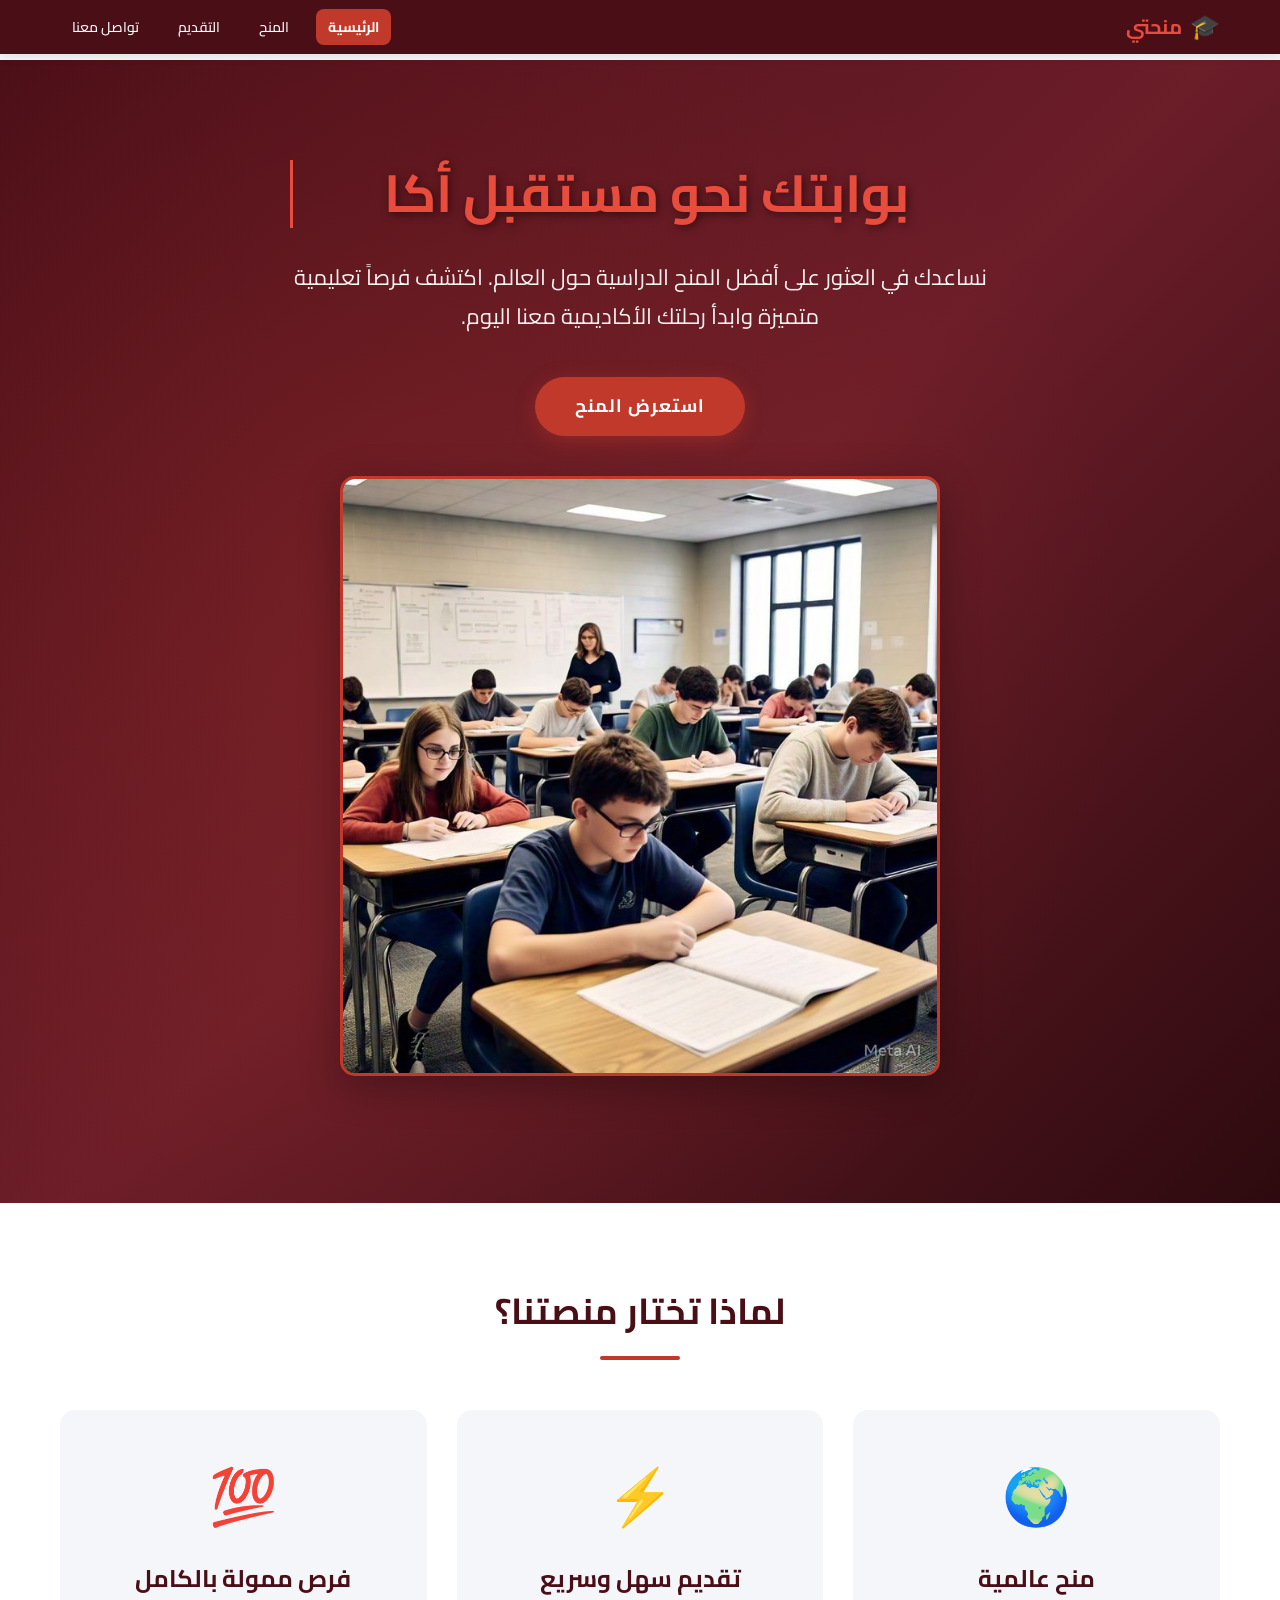
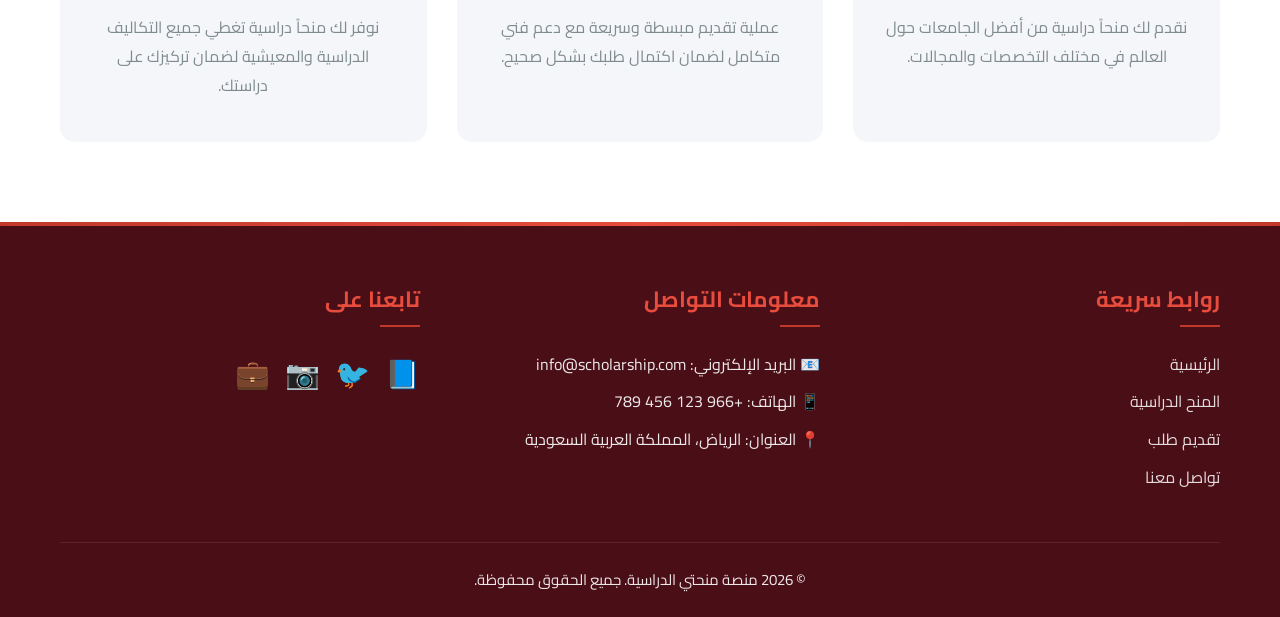
<file: index.html>
<!DOCTYPE html>
<html lang="ar" dir="rtl">
<head>
    <meta charset="UTF-8">
    <meta name="viewport" content="width=device-width, initial-scale=1.0">
    <meta name="description" content="منصة المنح الدراسية - بوابتك نحو مستقبل أكاديمي مشرق">
    <title>منصة المنح الدراسية | الرئيسية</title>
    <link rel="stylesheet" href="style.css">
</head>
<body>
    <!-- شريط التنقل الرئيسي -->
    <header class="header">
        <nav class="navbar">
            <div class="container">
                <!-- شعار المنصة -->
                <a href="index.html" class="logo">
                    <span class="logo-icon">🎓</span>
                    <span class="logo-text">منحتي</span>
                </a>
                
                <!-- قائمة التنقل -->
                <ul class="nav-menu">
                    <li class="nav-item">
                        <a href="index.html" class="nav-link active">الرئيسية</a>
                    </li>
                    <li class="nav-item">
                        <a href="scholarships.html" class="nav-link">المنح</a>
                    </li>
                    <li class="nav-item">
                        <a href="apply.html" class="nav-link">التقديم</a>
                    </li>
                    <li class="nav-item">
                        <a href="contact.html" class="nav-link">تواصل معنا</a>
                    </li>
                </ul>
            </div>
        </nav>
    </header>

    <!-- المحتوى الرئيسي -->
    <main>
        <!-- القسم الترحيبي -->
        <section class="hero">
            <div class="container">
                <div class="hero-content">
                    <div class="hero-text">
                        <h1 class="hero-title">بوابتك نحو مستقبل أكاديمي مشرق</h1>
                        <p class="hero-description">
                            نساعدك في العثور على أفضل المنح الدراسية حول العالم. 
                            اكتشف فرصاً تعليمية متميزة وابدأ رحلتك الأكاديمية معنا اليوم.
                        </p>
                        <a href="scholarships.html" class="btn btn-primary">استعرض المنح</a>
                    </div>
                    <div class="hero-image">
                        <img src="images/hero-bg.jpg"alt="Scholarships Hero" class="hero-img">
                    </div>
                </div>
            </div>
        </section>

        <!-- قسم المميزات -->
        <section class="features">
            <div class="container">
                <h2 class="section-title">لماذا تختار منصتنا؟</h2>
                <div class="features-grid">
                    <!-- بطاقة مميزة 1 -->
                    <div class="feature-card">
                        <div class="feature-icon">🌍</div>
                        <h3 class="feature-title">منح عالمية</h3>
                        <p class="feature-text">
                            نقدم لك منحاً دراسية من أفضل الجامعات حول العالم في مختلف التخصصات والمجالات.
                        </p>
                    </div>
                    
                    <!-- بطاقة مميزة 2 -->
                    <div class="feature-card">
                        <div class="feature-icon">⚡</div>
                        <h3 class="feature-title">تقديم سهل وسريع</h3>
                        <p class="feature-text">
                            عملية تقديم مبسطة وسريعة مع دعم فني متكامل لضمان اكتمال طلبك بشكل صحيح.
                        </p>
                    </div>
                    
                    <!-- بطاقة مميزة 3 -->
                    <div class="feature-card">
                        <div class="feature-icon">💯</div>
                        <h3 class="feature-title">فرص ممولة بالكامل</h3>
                        <p class="feature-text">
                            نوفر لك منحاً دراسية تغطي جميع التكاليف الدراسية والمعيشية لضمان تركيزك على دراستك.
                        </p>
                    </div>
                </div>
            </div>
        </section>
    </main>

    <!-- تذييل الصفحة -->
    <footer class="footer">
        <div class="container">
            <div class="footer-content">
                <!-- قسم الروابط السريعة -->
                <div class="footer-section">
                    <h3 class="footer-title">روابط سريعة</h3>
                    <ul class="footer-links">
                        <li><a href="index.html">الرئيسية</a></li>
                        <li><a href="scholarships.html">المنح الدراسية</a></li>
                        <li><a href="apply.html">تقديم طلب</a></li>
                        <li><a href="contact.html">تواصل معنا</a></li>
                    </ul>
                </div>
                
                <!-- قسم التواصل -->
                <div class="footer-section">
                    <h3 class="footer-title">معلومات التواصل</h3>
                    <ul class="footer-contact">
                        <li>📧 البريد الإلكتروني: info@scholarship.com</li>
                        <li>📱 الهاتف: +966 123 456 789</li>
                        <li>📍 العنوان: الرياض، المملكة العربية السعودية</li>
                    </ul>
                </div>
                
                <!-- قسم وسائل التواصل -->
                <div class="footer-section">
                    <h3 class="footer-title">تابعنا على</h3>
                    <div class="social-links">
                        <a href="#" class="social-link" aria-label="فيسبوك">📘</a>
                        <a href="#" class="social-link" aria-label="تويتر">🐦</a>
                        <a href="#" class="social-link" aria-label="إنستغرام">📷</a>
                        <a href="#" class="social-link" aria-label="لينكد إن">💼</a>
                    </div>
                </div>
            </div>
            
            <!-- حقوق النشر -->
            <div class="footer-bottom">
                <p>&copy; 2024 منصة منحتي الدراسية. جميع الحقوق محفوظة.</p>
            </div>
        </div>
    </footer>
 <script src="main.js"></script> 
</body>
</html>
</file>
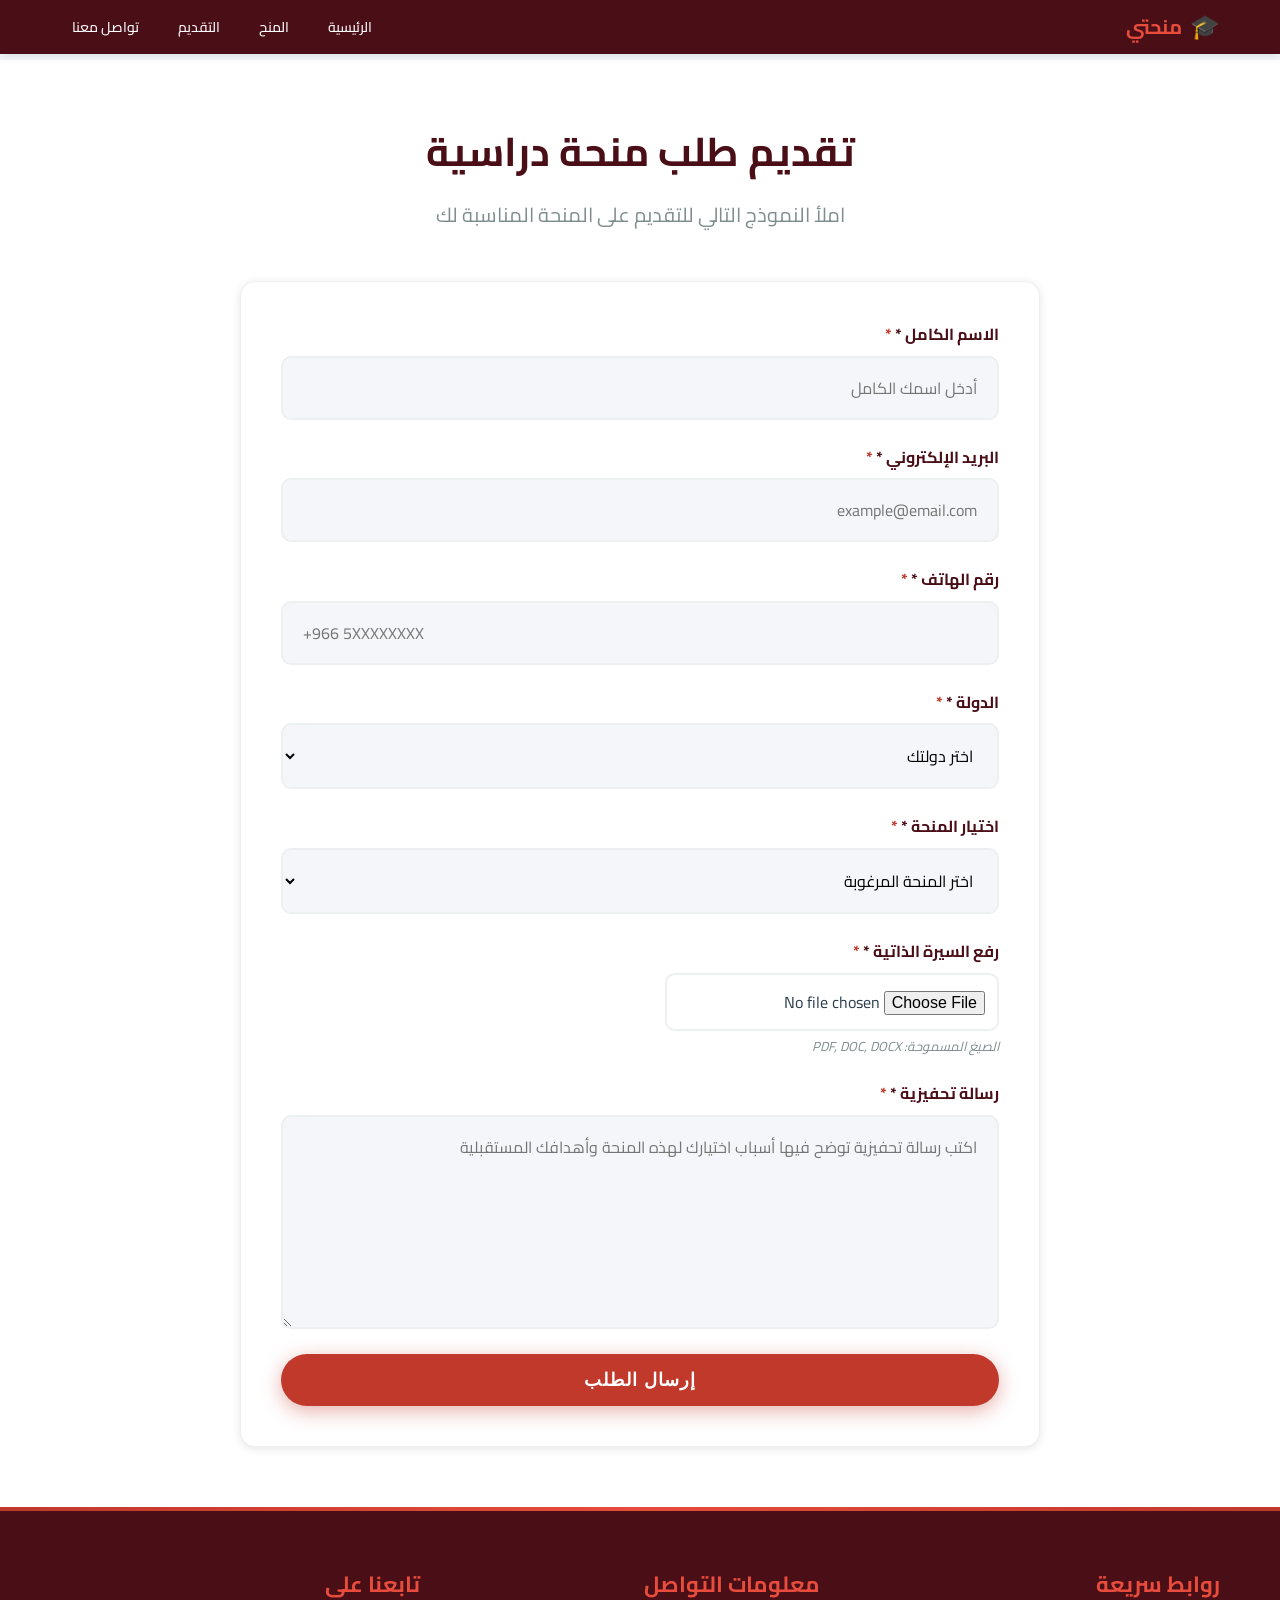
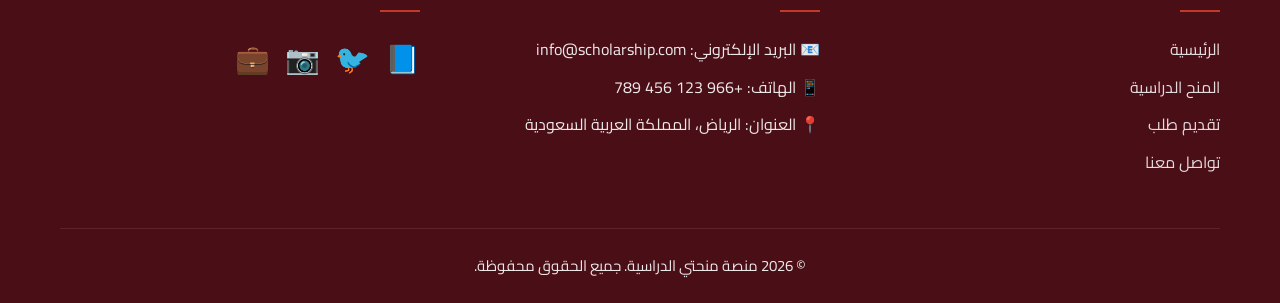
<file: Apply.html>
<!DOCTYPE html>
<html lang="ar" dir="rtl">
<head>
    <meta charset="UTF-8">
    <meta name="viewport" content="width=device-width, initial-scale=1.0">
    <meta name="description" content="قدم طلبك للحصول على منحة دراسية">
    <title>تقديم طلب منحة | منصة منحتي</title>
    <link rel="stylesheet" href="style.css">
</head>
<body>
    <!-- شريط التنقل الرئيسي -->
    <header class="header">
        <nav class="navbar">
            <div class="container">
                <!-- شعار المنصة -->
                <a href="index.html" class="logo">
                    <span class="logo-icon">🎓</span>
                    <span class="logo-text">منحتي</span>
                </a>
                
                <!-- قائمة التنقل -->
                <ul class="nav-menu">
                    <li class="nav-item">
                        <a href="index.html" class="nav-link">الرئيسية</a>
                    </li>
                    <li class="nav-item">
                        <a href="scholarships.html" class="nav-link">المنح</a>
                    </li>
                    <li class="nav-item">
                        <a href="apply.html" class="nav-link active">التقديم</a>
                    </li>
                    <li class="nav-item">
                        <a href="contact.html" class="nav-link">تواصل معنا</a>
                    </li>
                </ul>
            </div>
        </nav>
    </header>

    <!-- المحتوى الرئيسي -->
    <main>
        <!-- صفحة التقديم -->
        <section class="apply-page">
            <div class="container">
                <h1 class="page-title">تقديم طلب منحة دراسية</h1>
                <p class="page-subtitle">املأ النموذج التالي للتقديم على المنحة المناسبة لك</p>
                
                <!-- نموذج التقديم -->
                <div class="form-container">
                    <form class="application-form" action="#" method="post">
                        <!-- حقل الاسم الكامل -->
                        <div class="form-group">
                            <label for="fullname" class="form-label">الاسم الكامل *</label>
                            <input type="text" id="fullname" name="fullname" class="form-input" placeholder="أدخل اسمك الكامل" required>
                        </div>
                        
                        <!-- حقل البريد الإلكتروني -->
                        <div class="form-group">
                            <label for="email" class="form-label">البريد الإلكتروني *</label>
                            <input type="email" id="email" name="email" class="form-input" placeholder="example@email.com" required>
                        </div>
                        
                        <!-- حقل رقم الهاتف -->
                        <div class="form-group">
                            <label for="phone" class="form-label">رقم الهاتف *</label>
                            <input type="tel" id="phone" name="phone" class="form-input" placeholder="+966 5XXXXXXXX" required>
                        </div>
                        
                        <!-- حقل الدولة -->
                        <div class="form-group">
                            <label for="country" class="form-label">الدولة *</label>
                            <select id="country" name="country" class="form-input" required>
                                <option value="">اختر دولتك</option>
                                <option value="sa">المملكة العربية السعودية</option>
                                <option value="ae">الإمارات العربية المتحدة</option>
                                <option value="eg">مصر</option>
                                <option value="jo">الأردن</option>
                                <option value="kw">الكويت</option>
                                <option value="qa">قطر</option>
                                <option value="om">عمان</option>
                                <option value="bh">البحرين</option>
                                <option value="other">دولة أخرى</option>
                            </select>
                        </div>
                        
                        <!-- حقل اختيار المنحة -->
                        <div class="form-group">
                            <label for="scholarship" class="form-label">اختيار المنحة *</label>
                            <select id="scholarship" name="scholarship" class="form-input" required>
                                <option value="">اختر المنحة المرغوبة</option>
                                <option value="harvard">منحة جامعة هارفارد</option>
                                <option value="oxford">منحة جامعة أكسفورد</option>
                                <option value="tokyo">منحة جامعة طوكيو</option>
                                <option value="toronto">منحة جامعة تورنتو</option>
                                <option value="melbourne">منحة جامعة ملبورن</option>
                                <option value="kaust">منحة جامعة الملك عبدالله</option>
                            </select>
                        </div>
                        
                        <!-- حقل رفع السيرة الذاتية -->
                        <div class="form-group">
                            <label for="cv" class="form-label">رفع السيرة الذاتية *</label>
                            <div class="file-upload">
                                <input type="file" id="cv" name="cv" class="form-input file-input" accept=".pdf,.doc,.docx" required>
                                <p class="file-hint">الصيغ المسموحة: PDF, DOC, DOCX</p>
                            </div>
                        </div>
                        
                        <!-- حقل الرسالة التحفيزية -->
                        <div class="form-group">
                            <label for="motivation" class="form-label">رسالة تحفيزية *</label>
                            <textarea id="motivation" name="motivation" class="form-input form-textarea" placeholder="اكتب رسالة تحفيزية توضح فيها أسباب اختيارك لهذه المنحة وأهدافك المستقبلية" rows="6" required></textarea>
                        </div>
                        
                        <!-- زر الإرسال -->
                        <button type="submit" class="btn btn-primary btn-block">إرسال الطلب</button>
                    </form>
                </div>
            </div>
        </section>
    </main>

    <!-- تذييل الصفحة -->
    <footer class="footer">
        <div class="container">
            <div class="footer-content">
                <!-- قسم الروابط السريعة -->
                <div class="footer-section">
                    <h3 class="footer-title">روابط سريعة</h3>
                    <ul class="footer-links">
                        <li><a href="index.html">الرئيسية</a></li>
                        <li><a href="scholarships.html">المنح الدراسية</a></li>
                        <li><a href="apply.html">تقديم طلب</a></li>
                        <li><a href="contact.html">تواصل معنا</a></li>
                    </ul>
                </div>
                
                <!-- قسم التواصل -->
                <div class="footer-section">
                    <h3 class="footer-title">معلومات التواصل</h3>
                    <ul class="footer-contact">
                        <li>📧 البريد الإلكتروني: info@scholarship.com</li>
                        <li>📱 الهاتف: +966 123 456 789</li>
                        <li>📍 العنوان: الرياض، المملكة العربية السعودية</li>
                    </ul>
                </div>
                
                <!-- قسم وسائل التواصل -->
                <div class="footer-section">
                    <h3 class="footer-title">تابعنا على</h3>
                    <div class="social-links">
                        <a href="#" class="social-link" aria-label="فيسبوك">📘</a>
                        <a href="#" class="social-link" aria-label="تويتر">🐦</a>
                        <a href="#" class="social-link" aria-label="إنستغرام">📷</a>
                        <a href="#" class="social-link" aria-label="لينكد إن">💼</a>
                    </div>
                </div>
            </div>
            
            <!-- حقوق النشر -->
            <div class="footer-bottom">
                <p>&copy; 2024 منصة منحتي الدراسية. جميع الحقوق محفوظة.</p>
            </div>
        </div>
    </footer>
  <script src="main.js"></script>
</body>
</html>
</file>
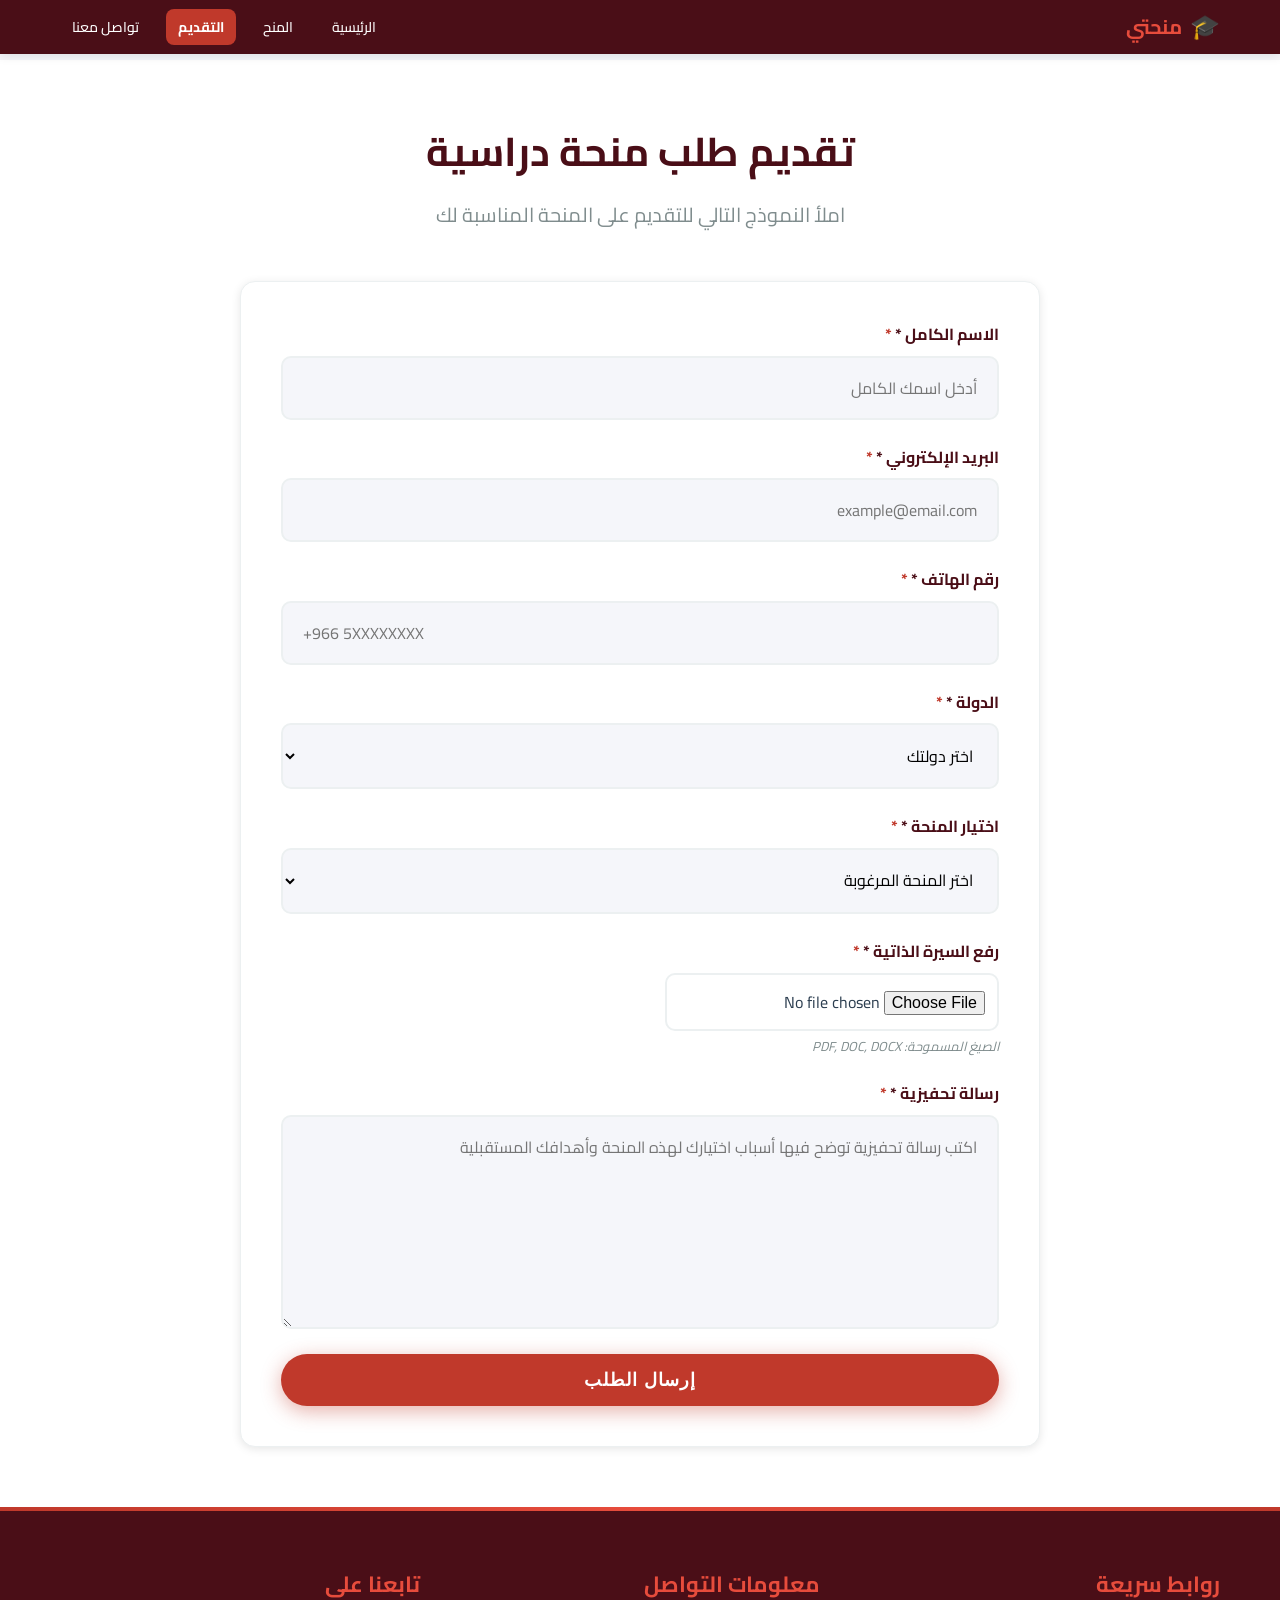
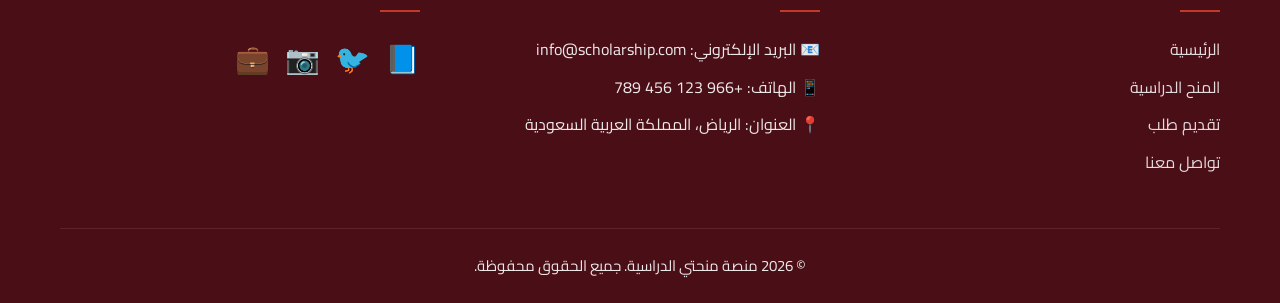
<file: apply.html>
<!DOCTYPE html>
<html lang="ar" dir="rtl">
<head>
    <meta charset="UTF-8">
    <meta name="viewport" content="width=device-width, initial-scale=1.0">
    <meta name="description" content="قدم طلبك للحصول على منحة دراسية">
    <title>تقديم طلب منحة | منصة منحتي</title>
    <link rel="stylesheet" href="style.css">
</head>
<body>
    <!-- شريط التنقل الرئيسي -->
    <header class="header">
        <nav class="navbar">
            <div class="container">
                <!-- شعار المنصة -->
                <a href="index.html" class="logo">
                    <span class="logo-icon">🎓</span>
                    <span class="logo-text">منحتي</span>
                </a>
                
                <!-- قائمة التنقل -->
                <ul class="nav-menu">
                    <li class="nav-item">
                        <a href="index.html" class="nav-link">الرئيسية</a>
                    </li>
                    <li class="nav-item">
                        <a href="scholarships.html" class="nav-link">المنح</a>
                    </li>
                    <li class="nav-item">
                        <a href="apply.html" class="nav-link active">التقديم</a>
                    </li>
                    <li class="nav-item">
                        <a href="contact.html" class="nav-link">تواصل معنا</a>
                    </li>
                </ul>
            </div>
        </nav>
    </header>

    <!-- المحتوى الرئيسي -->
    <main>
        <!-- صفحة التقديم -->
        <section class="apply-page">
            <div class="container">
                <h1 class="page-title">تقديم طلب منحة دراسية</h1>
                <p class="page-subtitle">املأ النموذج التالي للتقديم على المنحة المناسبة لك</p>
                
                <!-- نموذج التقديم -->
                <div class="form-container">
                    <form class="application-form" action="#" method="post">
                        <!-- حقل الاسم الكامل -->
                        <div class="form-group">
                            <label for="fullname" class="form-label">الاسم الكامل *</label>
                            <input type="text" id="fullname" name="fullname" class="form-input" placeholder="أدخل اسمك الكامل" required>
                        </div>
                        
                        <!-- حقل البريد الإلكتروني -->
                        <div class="form-group">
                            <label for="email" class="form-label">البريد الإلكتروني *</label>
                            <input type="email" id="email" name="email" class="form-input" placeholder="example@email.com" required>
                        </div>
                        
                        <!-- حقل رقم الهاتف -->
                        <div class="form-group">
                            <label for="phone" class="form-label">رقم الهاتف *</label>
                            <input type="tel" id="phone" name="phone" class="form-input" placeholder="+966 5XXXXXXXX" required>
                        </div>
                        
                        <!-- حقل الدولة -->
                        <div class="form-group">
                            <label for="country" class="form-label">الدولة *</label>
                            <select id="country" name="country" class="form-input" required>
                                <option value="">اختر دولتك</option>
                                <option value="sa">المملكة العربية السعودية</option>
                                <option value="ae">الإمارات العربية المتحدة</option>
                                <option value="eg">مصر</option>
                                <option value="jo">الأردن</option>
                                <option value="kw">الكويت</option>
                                <option value="qa">قطر</option>
                                <option value="om">عمان</option>
                                <option value="bh">البحرين</option>
                                <option value="other">دولة أخرى</option>
                            </select>
                        </div>
                        
                        <!-- حقل اختيار المنحة -->
                        <div class="form-group">
                            <label for="scholarship" class="form-label">اختيار المنحة *</label>
                            <select id="scholarship" name="scholarship" class="form-input" required>
                                <option value="">اختر المنحة المرغوبة</option>
                                <option value="harvard">منحة جامعة هارفارد</option>
                                <option value="oxford">منحة جامعة أكسفورد</option>
                                <option value="tokyo">منحة جامعة طوكيو</option>
                                <option value="toronto">منحة جامعة تورنتو</option>
                                <option value="melbourne">منحة جامعة ملبورن</option>
                                <option value="kaust">منحة جامعة الملك عبدالله</option>
                            </select>
                        </div>
                        
                        <!-- حقل رفع السيرة الذاتية -->
                        <div class="form-group">
                            <label for="cv" class="form-label">رفع السيرة الذاتية *</label>
                            <div class="file-upload">
                                <input type="file" id="cv" name="cv" class="form-input file-input" accept=".pdf,.doc,.docx" required>
                                <p class="file-hint">الصيغ المسموحة: PDF, DOC, DOCX</p>
                            </div>
                        </div>
                        
                        <!-- حقل الرسالة التحفيزية -->
                        <div class="form-group">
                            <label for="motivation" class="form-label">رسالة تحفيزية *</label>
                            <textarea id="motivation" name="motivation" class="form-input form-textarea" placeholder="اكتب رسالة تحفيزية توضح فيها أسباب اختيارك لهذه المنحة وأهدافك المستقبلية" rows="6" required></textarea>
                        </div>
                        
                        <!-- زر الإرسال -->
                        <button type="submit" class="btn btn-primary btn-block">إرسال الطلب</button>
                    </form>
                </div>
            </div>
        </section>
    </main>

    <!-- تذييل الصفحة -->
    <footer class="footer">
        <div class="container">
            <div class="footer-content">
                <!-- قسم الروابط السريعة -->
                <div class="footer-section">
                    <h3 class="footer-title">روابط سريعة</h3>
                    <ul class="footer-links">
                        <li><a href="index.html">الرئيسية</a></li>
                        <li><a href="scholarships.html">المنح الدراسية</a></li>
                        <li><a href="apply.html">تقديم طلب</a></li>
                        <li><a href="contact.html">تواصل معنا</a></li>
                    </ul>
                </div>
                
                <!-- قسم التواصل -->
                <div class="footer-section">
                    <h3 class="footer-title">معلومات التواصل</h3>
                    <ul class="footer-contact">
                        <li>📧 البريد الإلكتروني: info@scholarship.com</li>
                        <li>📱 الهاتف: +966 123 456 789</li>
                        <li>📍 العنوان: الرياض، المملكة العربية السعودية</li>
                    </ul>
                </div>
                
                <!-- قسم وسائل التواصل -->
                <div class="footer-section">
                    <h3 class="footer-title">تابعنا على</h3>
                    <div class="social-links">
                        <a href="#" class="social-link" aria-label="فيسبوك">📘</a>
                        <a href="#" class="social-link" aria-label="تويتر">🐦</a>
                        <a href="#" class="social-link" aria-label="إنستغرام">📷</a>
                        <a href="#" class="social-link" aria-label="لينكد إن">💼</a>
                    </div>
                </div>
            </div>
            
            <!-- حقوق النشر -->
            <div class="footer-bottom">
                <p>&copy; 2024 منصة منحتي الدراسية. جميع الحقوق محفوظة.</p>
            </div>
        </div>
    </footer>
  <script src="main.js"></script>
</body>
</html>
</file>
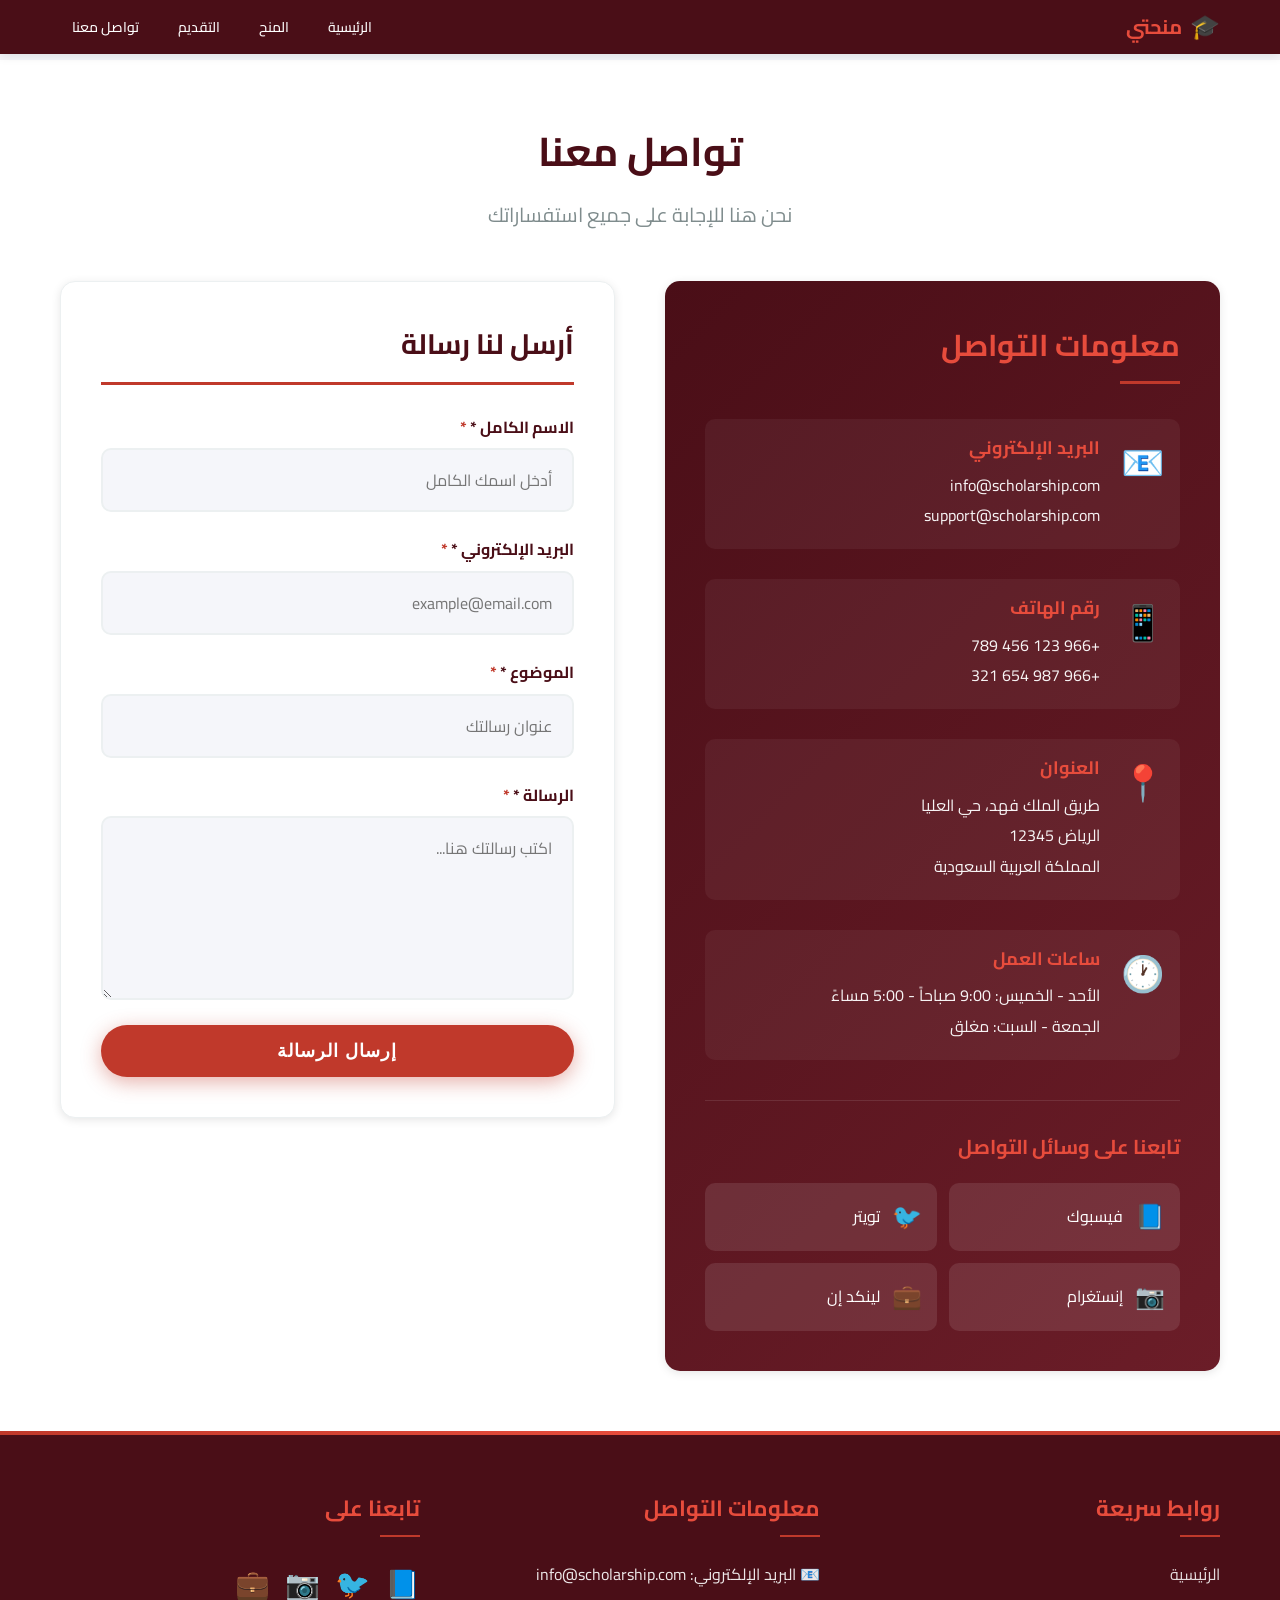
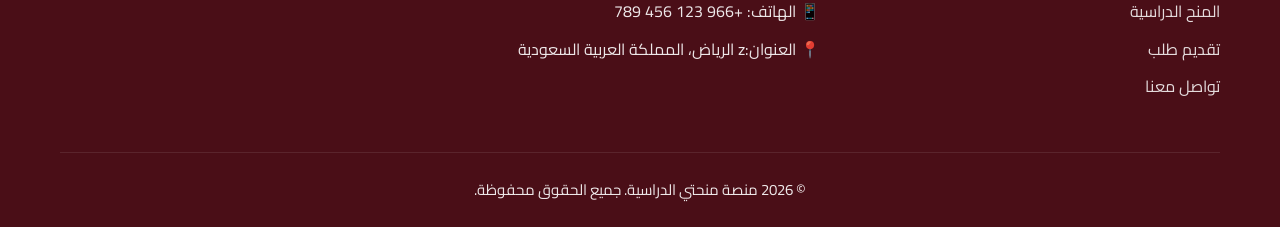
<file: Contact.html>
<!DOCTYPE html>
<html lang="ar" dir="rtl">
<head>
    <meta charset="UTF-8">
    <meta name="viewport" content="width=device-width, initial-scale=1.0">
    <meta name="description" content="تواصل معنا لمزيد من المعلومات حول المنح الدراسية">
    <title>تواصل معنا | منصة منحتي</title>
    <link rel="stylesheet" href="style.css">
</head>
<body>
    <!-- شريط التنقل الرئيسي -->
    <header class="header">
        <nav class="navbar">
            <div class="container">
                <!-- شعار المنصة -->
                <a href="index.html" class="logo">
                    <span class="logo-icon">🎓</span>
                    <span class="logo-text">منحتي</span>
                </a>
                
                <!-- قائمة التنقل -->
                <ul class="nav-menu">
                    <li class="nav-item">
                        <a href="index.html" class="nav-link">الرئيسية</a>
                    </li>
                    <li class="nav-item">
                        <a href="scholarships.html" class="nav-link">المنح</a>
                    </li>
                    <li class="nav-item">
                        <a href="apply.html" class="nav-link">التقديم</a>
                    </li>
                    <li class="nav-item">
                        <a href="contact.html" class="nav-link active">تواصل معنا</a>
                    </li>
                </ul>
            </div>
        </nav>
    </header>

    <!-- المحتوى الرئيسي -->
    <main>
        <!-- صفحة التواصل -->
        <section class="contact-page">
            <div class="container">
                <h1 class="page-title">تواصل معنا</h1>
                <p class="page-subtitle">نحن هنا للإجابة على جميع استفساراتك</p>
                
                <div class="contact-wrapper">
                    <!-- معلومات التواصل -->
                    <div class="contact-info">
                        <h2 class="contact-info-title">معلومات التواصل</h2>
                        
                        <div class="info-item">
                            <div class="info-icon">📧</div>
                            <div class="info-content">
                                <h3>البريد الإلكتروني</h3>
                                <p>info@scholarship.com</p>
                                <p>support@scholarship.com</p>
                            </div>
                        </div>
                        
                        <div class="info-item">
                            <div class="info-icon">📱</div>
                            <div class="info-content">
                                <h3>رقم الهاتف</h3>
                                <p>+966 123 456 789</p>
                                <p>+966 987 654 321</p>
                            </div>
                        </div>
                        
                        <div class="info-item">
                            <div class="info-icon">📍</div>
                            <div class="info-content">
                                <h3>العنوان</h3>
                                <p>طريق الملك فهد، حي العليا</p>
                                <p>الرياض 12345</p>
                                <p>المملكة العربية السعودية</p>
                            </div>
                        </div>
                        
                        <div class="info-item">
                            <div class="info-icon">🕐</div>
                            <div class="info-content">
                                <h3>ساعات العمل</h3>
                                <p>الأحد - الخميس: 9:00 صباحاً - 5:00 مساءً</p>
                                <p>الجمعة - السبت: مغلق</p>
                            </div>
                        </div>
                        
                        <!-- روابط وسائل التواصل الاجتماعي -->
                        <div class="social-media-section">
                            <h3>تابعنا على وسائل التواصل</h3>
                            <div class="social-links-large">
                                <a href="#" class="social-link-large" aria-label="فيسبوك">
                                    <span class="social-icon">📘</span>
                                    فيسبوك
                                </a>
                                <a href="#" class="social-link-large" aria-label="تويتر">
                                    <span class="social-icon">🐦</span>
                                    تويتر
                                </a>
                                <a href="#" class="social-link-large" aria-label="إنستغرام">
                                    <span class="social-icon">📷</span>
                                    إنستغرام
                                </a>
                                <a href="#" class="social-link-large" aria-label="لينكد إن">
                                    <span class="social-icon">💼</span>
                                    لينكد إن
                                </a>
                            </div>
                        </div>
                    </div>
                    
                    <!-- نموذج التواصل -->
                    <div class="contact-form-container">
                        <h2 class="contact-form-title">أرسل لنا رسالة</h2>
                        <form class="contact-form" action="#" method="post">
                            <div class="form-group">
                                <label for="contact-name" class="form-label">الاسم الكامل *</label>
                                <input type="text" id="contact-name" name="contact-name" class="form-input" placeholder="أدخل اسمك الكامل" required>
                            </div>
                            
                            <div class="form-group">
                                <label for="contact-email" class="form-label">البريد الإلكتروني *</label>
                                <input type="email" id="contact-email" name="contact-email" class="form-input" placeholder="example@email.com" required>
                            </div>
                            
                            <div class="form-group">
                                <label for="contact-subject" class="form-label">الموضوع *</label>
                                <input type="text" id="contact-subject" name="contact-subject" class="form-input" placeholder="عنوان رسالتك" required>
                            </div>
                            
                            <div class="form-group">
                                <label for="contact-message" class="form-label">الرسالة *</label>
                                <textarea id="contact-message" name="contact-message" class="form-input form-textarea" placeholder="اكتب رسالتك هنا..." rows="5" required></textarea>
                            </div>
                            
                            <button type="submit" class="btn btn-primary btn-block">إرسال الرسالة</button>
                        </form>
                    </div>
                </div>
            </div>
        </section>
    </main>

    <!-- تذييل الصفحة -->
    <footer class="footer">
        <div class="container">
            <div class="footer-content">
                <!-- قسم الروابط السريعة -->
                <div class="footer-section">
                    <h3 class="footer-title">روابط سريعة</h3>
                    <ul class="footer-links">
                        <li><a href="index.html">الرئيسية</a></li>
                        <li><a href="scholarships.html">المنح الدراسية</a></li>
                        <li><a href="apply.html">تقديم طلب</a></li>
                        <li><a href="contact.html">تواصل معنا</a></li>
                    </ul>
                </div>
                
                <!-- قسم التواصل -->
                <div class="footer-section">
                    <h3 class="footer-title">معلومات التواصل</h3>
                    <ul class="footer-contact">
                        <li>📧 البريد الإلكتروني: info@scholarship.com</li>
                        <li>📱 الهاتف: +966 123 456 789</li>
                        <li>📍 العنوان:z الرياض، المملكة العربية السعودية</li>
                    </ul>
                </div>
                
                <!-- قسم وسائل التواصل -->
                <div class="footer-section">
                    <h3 class="footer-title">تابعنا على</h3>
                    <div class="social-links">
                        <a href="#" class="social-link" aria-label="فيسبوك">📘</a>
                        <a href="#" class="social-link" aria-label="تويتر">🐦</a>
                        <a href="#" class="social-link" aria-label="إنستغرام">📷</a>
                        <a href="#" class="social-link" aria-label="لينكد إن">💼</a>
                    </div>
                </div>
            </div>
            
            <!-- حقوق النشر -->
            <div class="footer-bottom">
                <p>&copy; 2024 منصة منحتي الدراسية. جميع الحقوق محفوظة.</p>
            </div>
        </div>
    </footer>
  <script src="main.js"></script>
</body>
</html>
</file>
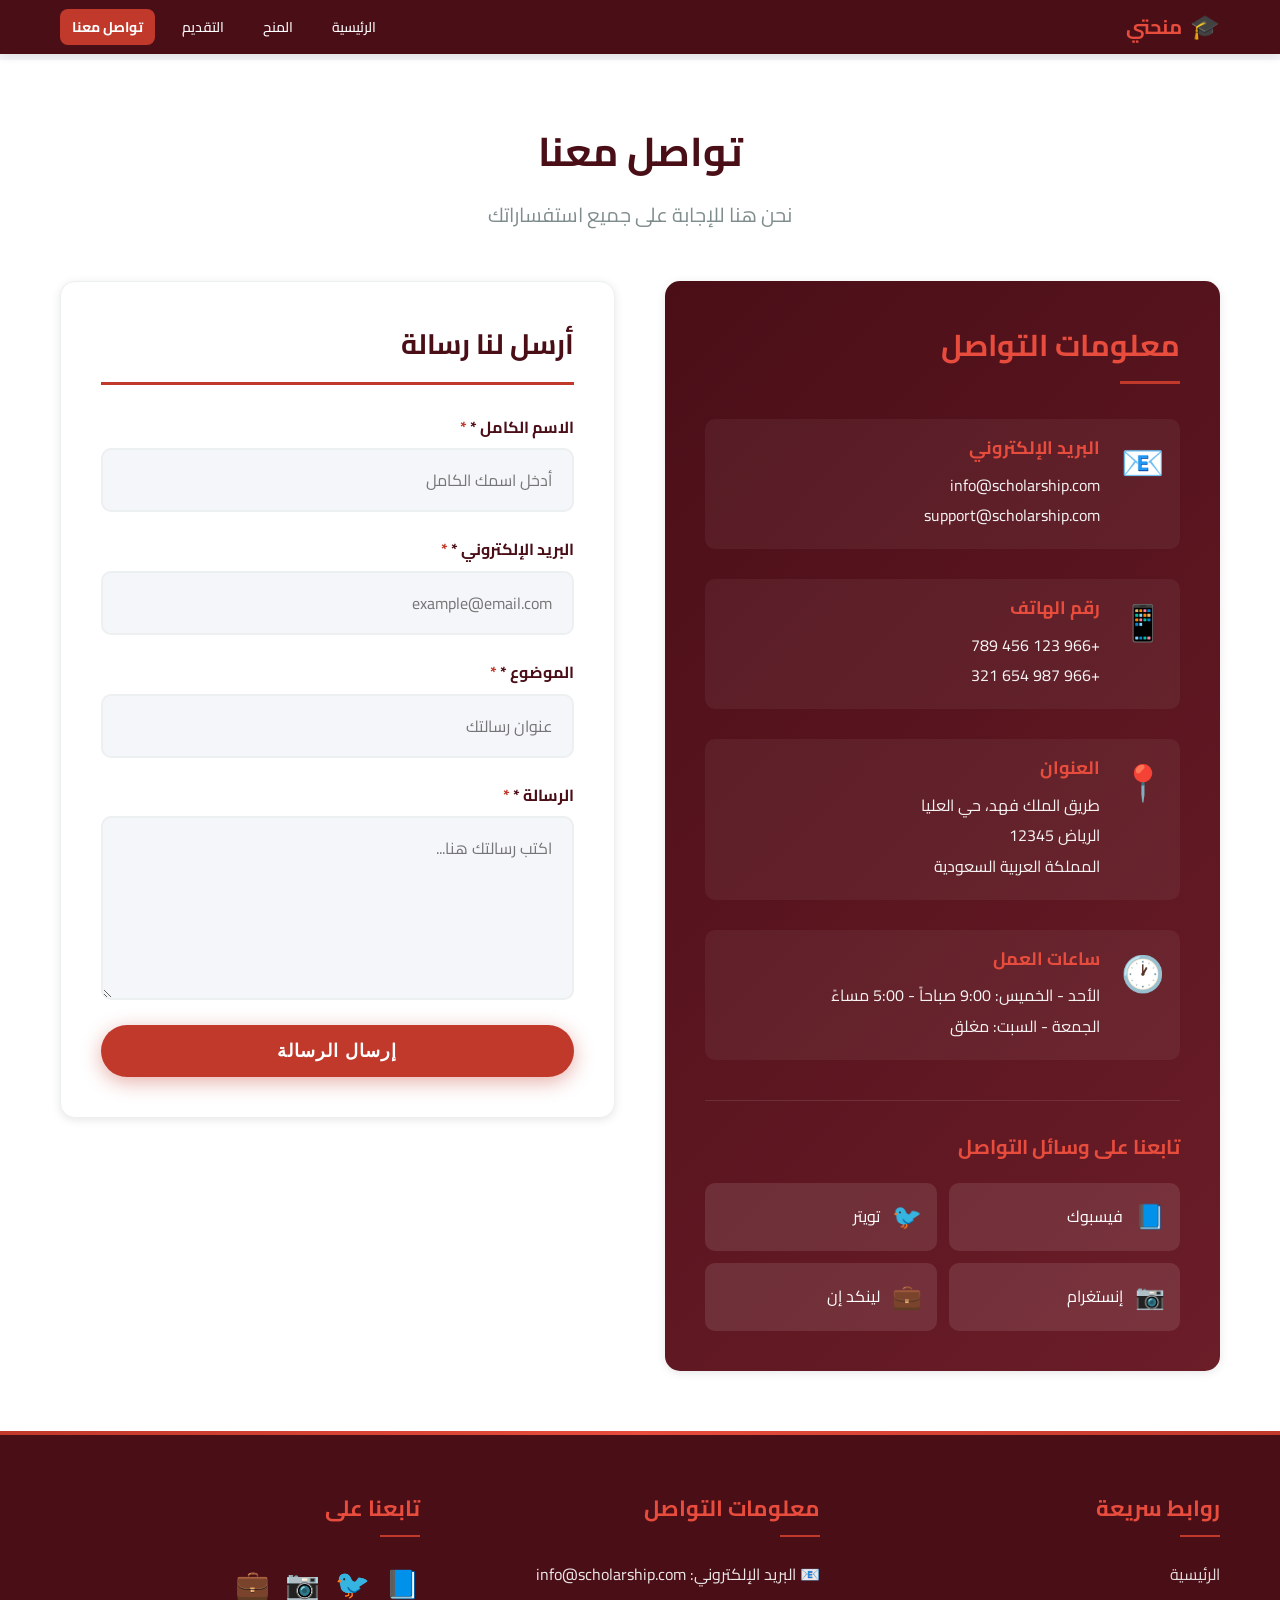
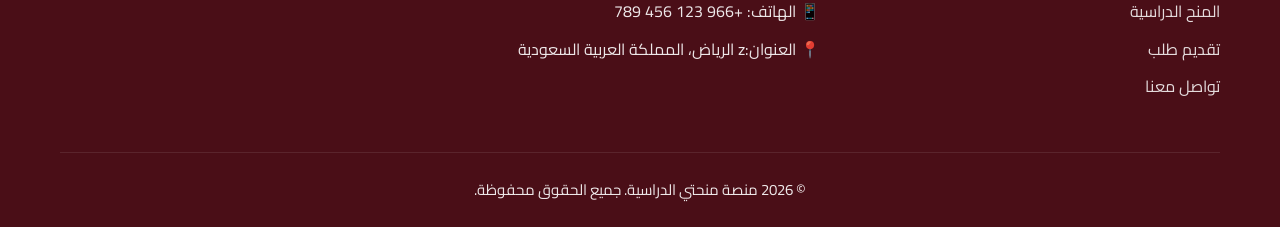
<file: contact.html>
<!DOCTYPE html>
<html lang="ar" dir="rtl">
<head>
    <meta charset="UTF-8">
    <meta name="viewport" content="width=device-width, initial-scale=1.0">
    <meta name="description" content="تواصل معنا لمزيد من المعلومات حول المنح الدراسية">
    <title>تواصل معنا | منصة منحتي</title>
    <link rel="stylesheet" href="style.css">
</head>
<body>
    <!-- شريط التنقل الرئيسي -->
    <header class="header">
        <nav class="navbar">
            <div class="container">
                <!-- شعار المنصة -->
                <a href="index.html" class="logo">
                    <span class="logo-icon">🎓</span>
                    <span class="logo-text">منحتي</span>
                </a>
                
                <!-- قائمة التنقل -->
                <ul class="nav-menu">
                    <li class="nav-item">
                        <a href="index.html" class="nav-link">الرئيسية</a>
                    </li>
                    <li class="nav-item">
                        <a href="scholarships.html" class="nav-link">المنح</a>
                    </li>
                    <li class="nav-item">
                        <a href="apply.html" class="nav-link">التقديم</a>
                    </li>
                    <li class="nav-item">
                        <a href="contact.html" class="nav-link active">تواصل معنا</a>
                    </li>
                </ul>
            </div>
        </nav>
    </header>

    <!-- المحتوى الرئيسي -->
    <main>
        <!-- صفحة التواصل -->
        <section class="contact-page">
            <div class="container">
                <h1 class="page-title">تواصل معنا</h1>
                <p class="page-subtitle">نحن هنا للإجابة على جميع استفساراتك</p>
                
                <div class="contact-wrapper">
                    <!-- معلومات التواصل -->
                    <div class="contact-info">
                        <h2 class="contact-info-title">معلومات التواصل</h2>
                        
                        <div class="info-item">
                            <div class="info-icon">📧</div>
                            <div class="info-content">
                                <h3>البريد الإلكتروني</h3>
                                <p>info@scholarship.com</p>
                                <p>support@scholarship.com</p>
                            </div>
                        </div>
                        
                        <div class="info-item">
                            <div class="info-icon">📱</div>
                            <div class="info-content">
                                <h3>رقم الهاتف</h3>
                                <p>+966 123 456 789</p>
                                <p>+966 987 654 321</p>
                            </div>
                        </div>
                        
                        <div class="info-item">
                            <div class="info-icon">📍</div>
                            <div class="info-content">
                                <h3>العنوان</h3>
                                <p>طريق الملك فهد، حي العليا</p>
                                <p>الرياض 12345</p>
                                <p>المملكة العربية السعودية</p>
                            </div>
                        </div>
                        
                        <div class="info-item">
                            <div class="info-icon">🕐</div>
                            <div class="info-content">
                                <h3>ساعات العمل</h3>
                                <p>الأحد - الخميس: 9:00 صباحاً - 5:00 مساءً</p>
                                <p>الجمعة - السبت: مغلق</p>
                            </div>
                        </div>
                        
                        <!-- روابط وسائل التواصل الاجتماعي -->
                        <div class="social-media-section">
                            <h3>تابعنا على وسائل التواصل</h3>
                            <div class="social-links-large">
                                <a href="#" class="social-link-large" aria-label="فيسبوك">
                                    <span class="social-icon">📘</span>
                                    فيسبوك
                                </a>
                                <a href="#" class="social-link-large" aria-label="تويتر">
                                    <span class="social-icon">🐦</span>
                                    تويتر
                                </a>
                                <a href="#" class="social-link-large" aria-label="إنستغرام">
                                    <span class="social-icon">📷</span>
                                    إنستغرام
                                </a>
                                <a href="#" class="social-link-large" aria-label="لينكد إن">
                                    <span class="social-icon">💼</span>
                                    لينكد إن
                                </a>
                            </div>
                        </div>
                    </div>
                    
                    <!-- نموذج التواصل -->
                    <div class="contact-form-container">
                        <h2 class="contact-form-title">أرسل لنا رسالة</h2>
                        <form class="contact-form" action="#" method="post">
                            <div class="form-group">
                                <label for="contact-name" class="form-label">الاسم الكامل *</label>
                                <input type="text" id="contact-name" name="contact-name" class="form-input" placeholder="أدخل اسمك الكامل" required>
                            </div>
                            
                            <div class="form-group">
                                <label for="contact-email" class="form-label">البريد الإلكتروني *</label>
                                <input type="email" id="contact-email" name="contact-email" class="form-input" placeholder="example@email.com" required>
                            </div>
                            
                            <div class="form-group">
                                <label for="contact-subject" class="form-label">الموضوع *</label>
                                <input type="text" id="contact-subject" name="contact-subject" class="form-input" placeholder="عنوان رسالتك" required>
                            </div>
                            
                            <div class="form-group">
                                <label for="contact-message" class="form-label">الرسالة *</label>
                                <textarea id="contact-message" name="contact-message" class="form-input form-textarea" placeholder="اكتب رسالتك هنا..." rows="5" required></textarea>
                            </div>
                            
                            <button type="submit" class="btn btn-primary btn-block">إرسال الرسالة</button>
                        </form>
                    </div>
                </div>
            </div>
        </section>
    </main>

    <!-- تذييل الصفحة -->
    <footer class="footer">
        <div class="container">
            <div class="footer-content">
                <!-- قسم الروابط السريعة -->
                <div class="footer-section">
                    <h3 class="footer-title">روابط سريعة</h3>
                    <ul class="footer-links">
                        <li><a href="index.html">الرئيسية</a></li>
                        <li><a href="scholarships.html">المنح الدراسية</a></li>
                        <li><a href="apply.html">تقديم طلب</a></li>
                        <li><a href="contact.html">تواصل معنا</a></li>
                    </ul>
                </div>
                
                <!-- قسم التواصل -->
                <div class="footer-section">
                    <h3 class="footer-title">معلومات التواصل</h3>
                    <ul class="footer-contact">
                        <li>📧 البريد الإلكتروني: info@scholarship.com</li>
                        <li>📱 الهاتف: +966 123 456 789</li>
                        <li>📍 العنوان:z الرياض، المملكة العربية السعودية</li>
                    </ul>
                </div>
                
                <!-- قسم وسائل التواصل -->
                <div class="footer-section">
                    <h3 class="footer-title">تابعنا على</h3>
                    <div class="social-links">
                        <a href="#" class="social-link" aria-label="فيسبوك">📘</a>
                        <a href="#" class="social-link" aria-label="تويتر">🐦</a>
                        <a href="#" class="social-link" aria-label="إنستغرام">📷</a>
                        <a href="#" class="social-link" aria-label="لينكد إن">💼</a>
                    </div>
                </div>
            </div>
            
            <!-- حقوق النشر -->
            <div class="footer-bottom">
                <p>&copy; 2024 منصة منحتي الدراسية. جميع الحقوق محفوظة.</p>
            </div>
        </div>
    </footer>
  <script src="main.js"></script>
</body>
</html>
</file>
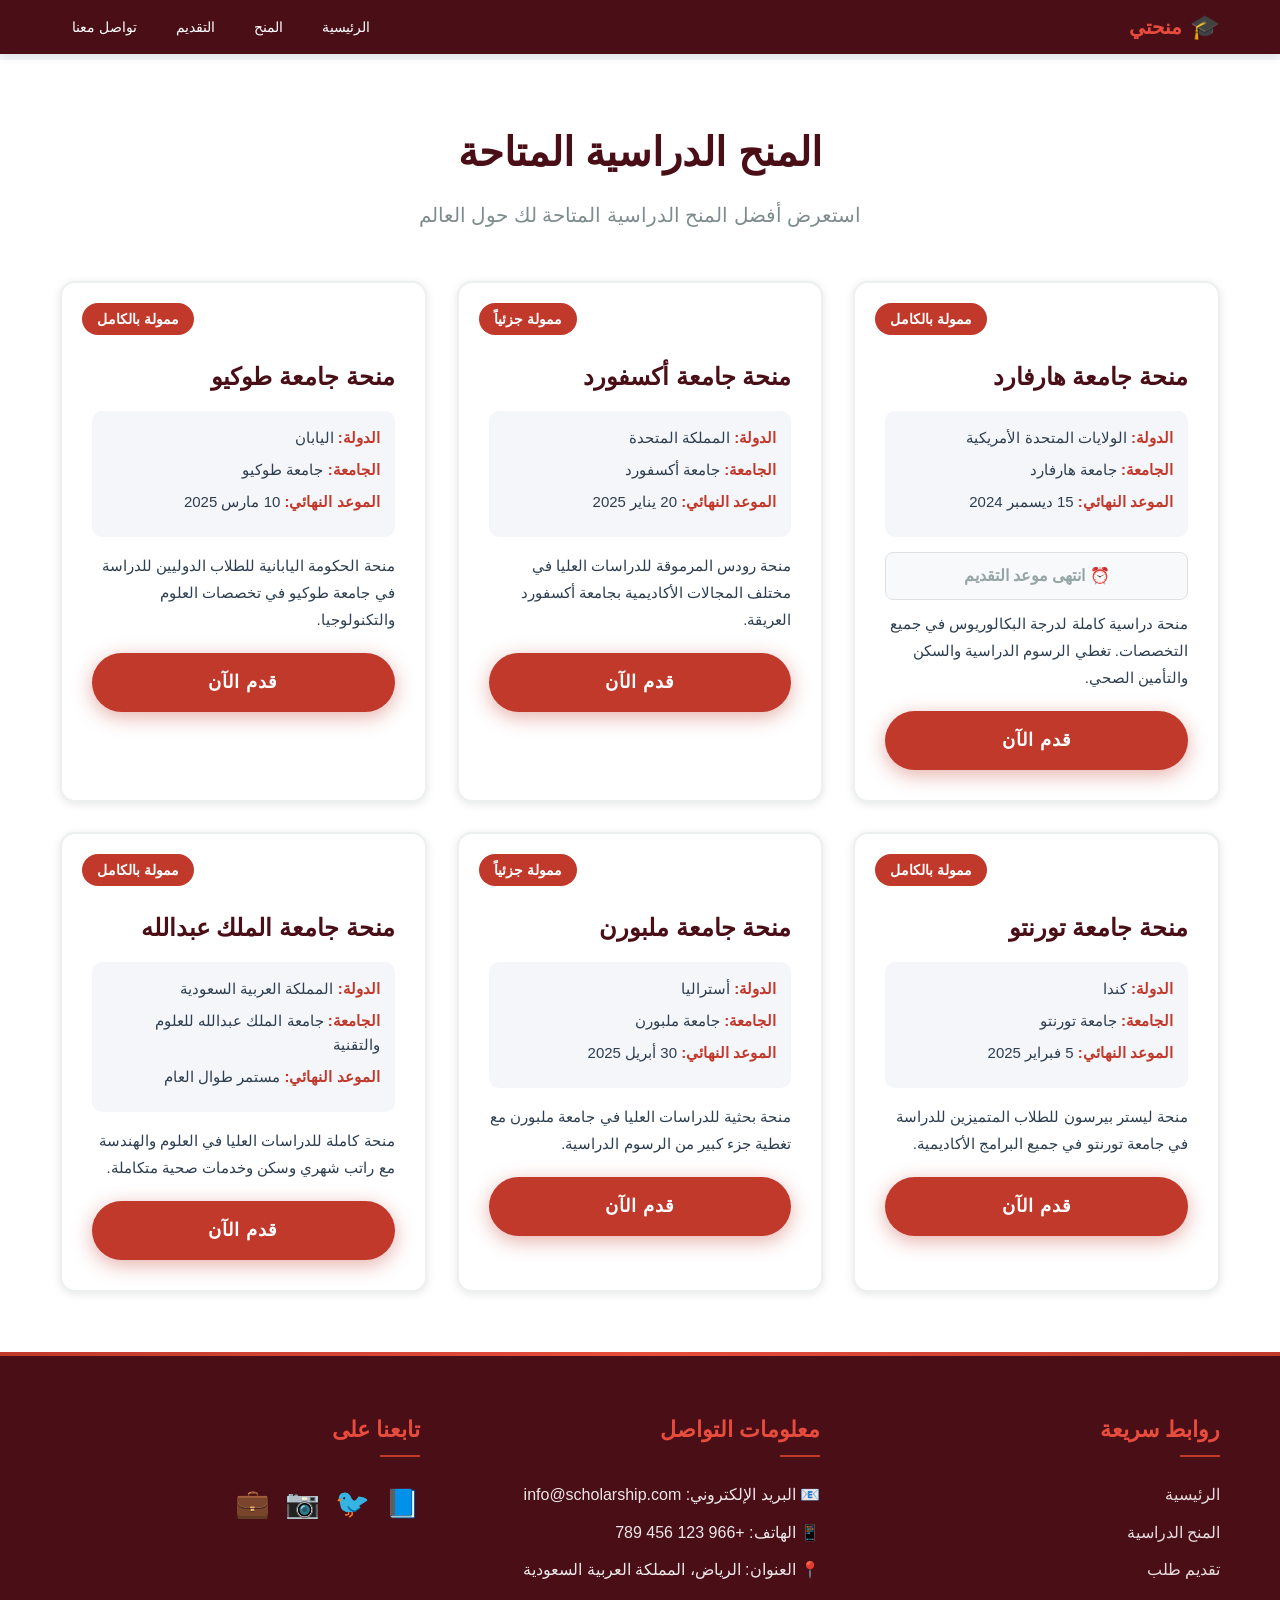
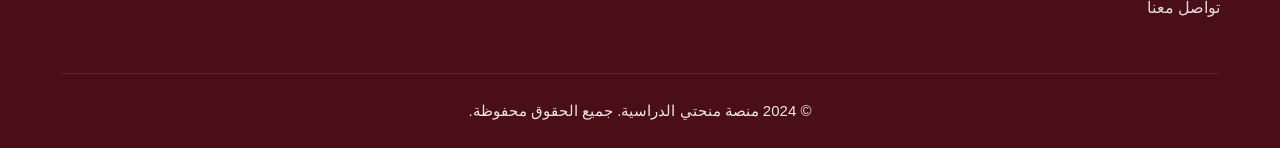
<file: Scholarships.html>
<!DOCTYPE html>
<html lang="ar" dir="rtl">
<head>
    <meta charset="UTF-8">
    <meta name="viewport" content="width=device-width, initial-scale=1.0">
    <meta name="description" content="استعرض المنح الدراسية المتاحة حول العالم">
    <title>المنح الدراسية | منصة منحتي</title>
    <link rel="stylesheet" href="style.css">
</head>
<body>
    <!-- شريط التنقل الرئيسي -->
    <header class="header">
        <nav class="navbar">
            <div class="container">
                <!-- شعار المنصة -->
                <a href="index.html" class="logo">
                    <span class="logo-icon">🎓</span>
                    <span class="logo-text">منحتي</span>
                </a>
                
                <!-- قائمة التنقل -->
                <ul class="nav-menu">
                    <li class="nav-item">
                        <a href="index.html" class="nav-link">الرئيسية</a>
                    </li>
                    <li class="nav-item">
                        <a href="scholarships.html" class="nav-link active">المنح</a>
                    </li>
                    <li class="nav-item">
                        <a href="apply.html" class="nav-link">التقديم</a>
                    </li>
                    <li class="nav-item">
                        <a href="contact.html" class="nav-link">تواصل معنا</a>
                    </li>
                </ul>
            </div>
        </nav>
    </header>

    <!-- المحتوى الرئيسي -->
    <main>
        <!-- صفحة المنح الدراسية -->
        <section class="scholarships-page">
            <div class="container">
                <h1 class="page-title">المنح الدراسية المتاحة</h1>
                <p class="page-subtitle">استعرض أفضل المنح الدراسية المتاحة لك حول العالم</p>
                
                <!-- شبكة بطاقات المنح -->
                <div class="scholarships-grid">
                    <!-- منحة 1 -->
                    <div class="scholarship-card">
                        <div class="card-badge">ممولة بالكامل</div>
                        <h2 class="scholarship-name">منحة جامعة هارفارد</h2>
                        <div class="scholarship-details">
                            <p class="detail-item"><strong>الدولة:</strong> الولايات المتحدة الأمريكية</p>
                            <p class="detail-item"><strong>الجامعة:</strong> جامعة هارفارد</p>
                            <p class="detail-item"><strong>الموعد النهائي:</strong> 15 ديسمبر 2024</p>
                        </div>
                        <p class="scholarship-description">
                            منحة دراسية كاملة لدرجة البكالوريوس في جميع التخصصات. تغطي الرسوم الدراسية والسكن والتأمين الصحي.
                        </p>
                        <a href="apply.html" class="btn btn-primary btn-block">قدم الآن</a>
                    </div>
                    
                    <!-- منحة 2 -->
                    <div class="scholarship-card">
                        <div class="card-badge">ممولة جزئياً</div>
                        <h2 class="scholarship-name">منحة جامعة أكسفورد</h2>
                        <div class="scholarship-details">
                            <p class="detail-item"><strong>الدولة:</strong> المملكة المتحدة</p>
                            <p class="detail-item"><strong>الجامعة:</strong> جامعة أكسفورد</p>
                            <p class="detail-item"><strong>الموعد النهائي:</strong> 20 يناير 2025</p>
                        </div>
                        <p class="scholarship-description">
                            منحة رودس المرموقة للدراسات العليا في مختلف المجالات الأكاديمية بجامعة أكسفورد العريقة.
                        </p>
                        <a href="apply.html" class="btn btn-primary btn-block">قدم الآن</a>
                    </div>
                    
                    <!-- منحة 3 -->
                    <div class="scholarship-card">
                        <div class="card-badge">ممولة بالكامل</div>
                        <h2 class="scholarship-name">منحة جامعة طوكيو</h2>
                        <div class="scholarship-details">
                            <p class="detail-item"><strong>الدولة:</strong> اليابان</p>
                            <p class="detail-item"><strong>الجامعة:</strong> جامعة طوكيو</p>
                            <p class="detail-item"><strong>الموعد النهائي:</strong> 10 مارس 2025</p>
                        </div>
                        <p class="scholarship-description">
                            منحة الحكومة اليابانية للطلاب الدوليين للدراسة في جامعة طوكيو في تخصصات العلوم والتكنولوجيا.
                        </p>
                        <a href="apply.html" class="btn btn-primary btn-block">قدم الآن</a>
                    </div>
                    
                    <!-- منحة 4 -->
                    <div class="scholarship-card">
                        <div class="card-badge">ممولة بالكامل</div>
                        <h2 class="scholarship-name">منحة جامعة تورنتو</h2>
                        <div class="scholarship-details">
                            <p class="detail-item"><strong>الدولة:</strong> كندا</p>
                            <p class="detail-item"><strong>الجامعة:</strong> جامعة تورنتو</p>
                            <p class="detail-item"><strong>الموعد النهائي:</strong> 5 فبراير 2025</p>
                        </div>
                        <p class="scholarship-description">
                            منحة ليستر بيرسون للطلاب المتميزين للدراسة في جامعة تورنتو في جميع البرامج الأكاديمية.
                        </p>
                        <a href="apply.html" class="btn btn-primary btn-block">قدم الآن</a>
                    </div>
                    
                    <!-- منحة 5 -->
                    <div class="scholarship-card">
                        <div class="card-badge">ممولة جزئياً</div>
                        <h2 class="scholarship-name">منحة جامعة ملبورن</h2>
                        <div class="scholarship-details">
                            <p class="detail-item"><strong>الدولة:</strong> أستراليا</p>
                            <p class="detail-item"><strong>الجامعة:</strong> جامعة ملبورن</p>
                            <p class="detail-item"><strong>الموعد النهائي:</strong> 30 أبريل 2025</p>
                        </div>
                        <p class="scholarship-description">
                            منحة بحثية للدراسات العليا في جامعة ملبورن مع تغطية جزء كبير من الرسوم الدراسية.
                        </p>
                        <a href="apply.html" class="btn btn-primary btn-block">قدم الآن</a>
                    </div>
                    
                    <!-- منحة 6 -->
                    <div class="scholarship-card">
                        <div class="card-badge">ممولة بالكامل</div>
                        <h2 class="scholarship-name">منحة جامعة الملك عبدالله</h2>
                        <div class="scholarship-details">
                            <p class="detail-item"><strong>الدولة:</strong> المملكة العربية السعودية</p>
                            <p class="detail-item"><strong>الجامعة:</strong> جامعة الملك عبدالله للعلوم والتقنية</p>
                            <p class="detail-item"><strong>الموعد النهائي:</strong> مستمر طوال العام</p>
                        </div>
                        <p class="scholarship-description">
                            منحة كاملة للدراسات العليا في العلوم والهندسة مع راتب شهري وسكن وخدمات صحية متكاملة.
                        </p>
                        <a href="apply.html" class="btn btn-primary btn-block">قدم الآن</a>
                    </div>
                </div>
            </div>
        </section>
    </main>

    <!-- تذييل الصفحة -->
    <footer class="footer">
        <div class="container">
            <div class="footer-content">
                <!-- قسم الروابط السريعة -->
                <div class="footer-section">
                    <h3 class="footer-title">روابط سريعة</h3>
                    <ul class="footer-links">
                        <li><a href="index.html">الرئيسية</a></li>
                        <li><a href="scholarships.html">المنح الدراسية</a></li>
                        <li><a href="apply.html">تقديم طلب</a></li>
                        <li><a href="contact.html">تواصل معنا</a></li>
                    </ul>
                </div>
                
                <!-- قسم التواصل -->
                <div class="footer-section">
                    <h3 class="footer-title">معلومات التواصل</h3>
                    <ul class="footer-contact">
                        <li>📧 البريد الإلكتروني: info@scholarship.com</li>
                        <li>📱 الهاتف: +966 123 456 789</li>
                        <li>📍 العنوان: الرياض، المملكة العربية السعودية</li>
                    </ul>
                </div>
                
                <!-- قسم وسائل التواصل -->
                <div class="footer-section">
                    <h3 class="footer-title">تابعنا على</h3>
                    <div class="social-links">
                        <a href="#" class="social-link" aria-label="فيسبوك">📘</a>
                        <a href="#" class="social-link" aria-label="تويتر">🐦</a>
                        <a href="#" class="social-link" aria-label="إنستغرام">📷</a>
                        <a href="#" class="social-link" aria-label="لينكد إن">💼</a>
                    </div>
                </div>
            </div>
            
            <!-- حقوق النشر -->
            <div class="footer-bottom">
                <p>&copy; 2024 منصة منحتي الدراسية. جميع الحقوق محفوظة.</p>
            </div>
        </div>
    </footer>
  <script src="main.js"></script>
</body>
</html>
</file>
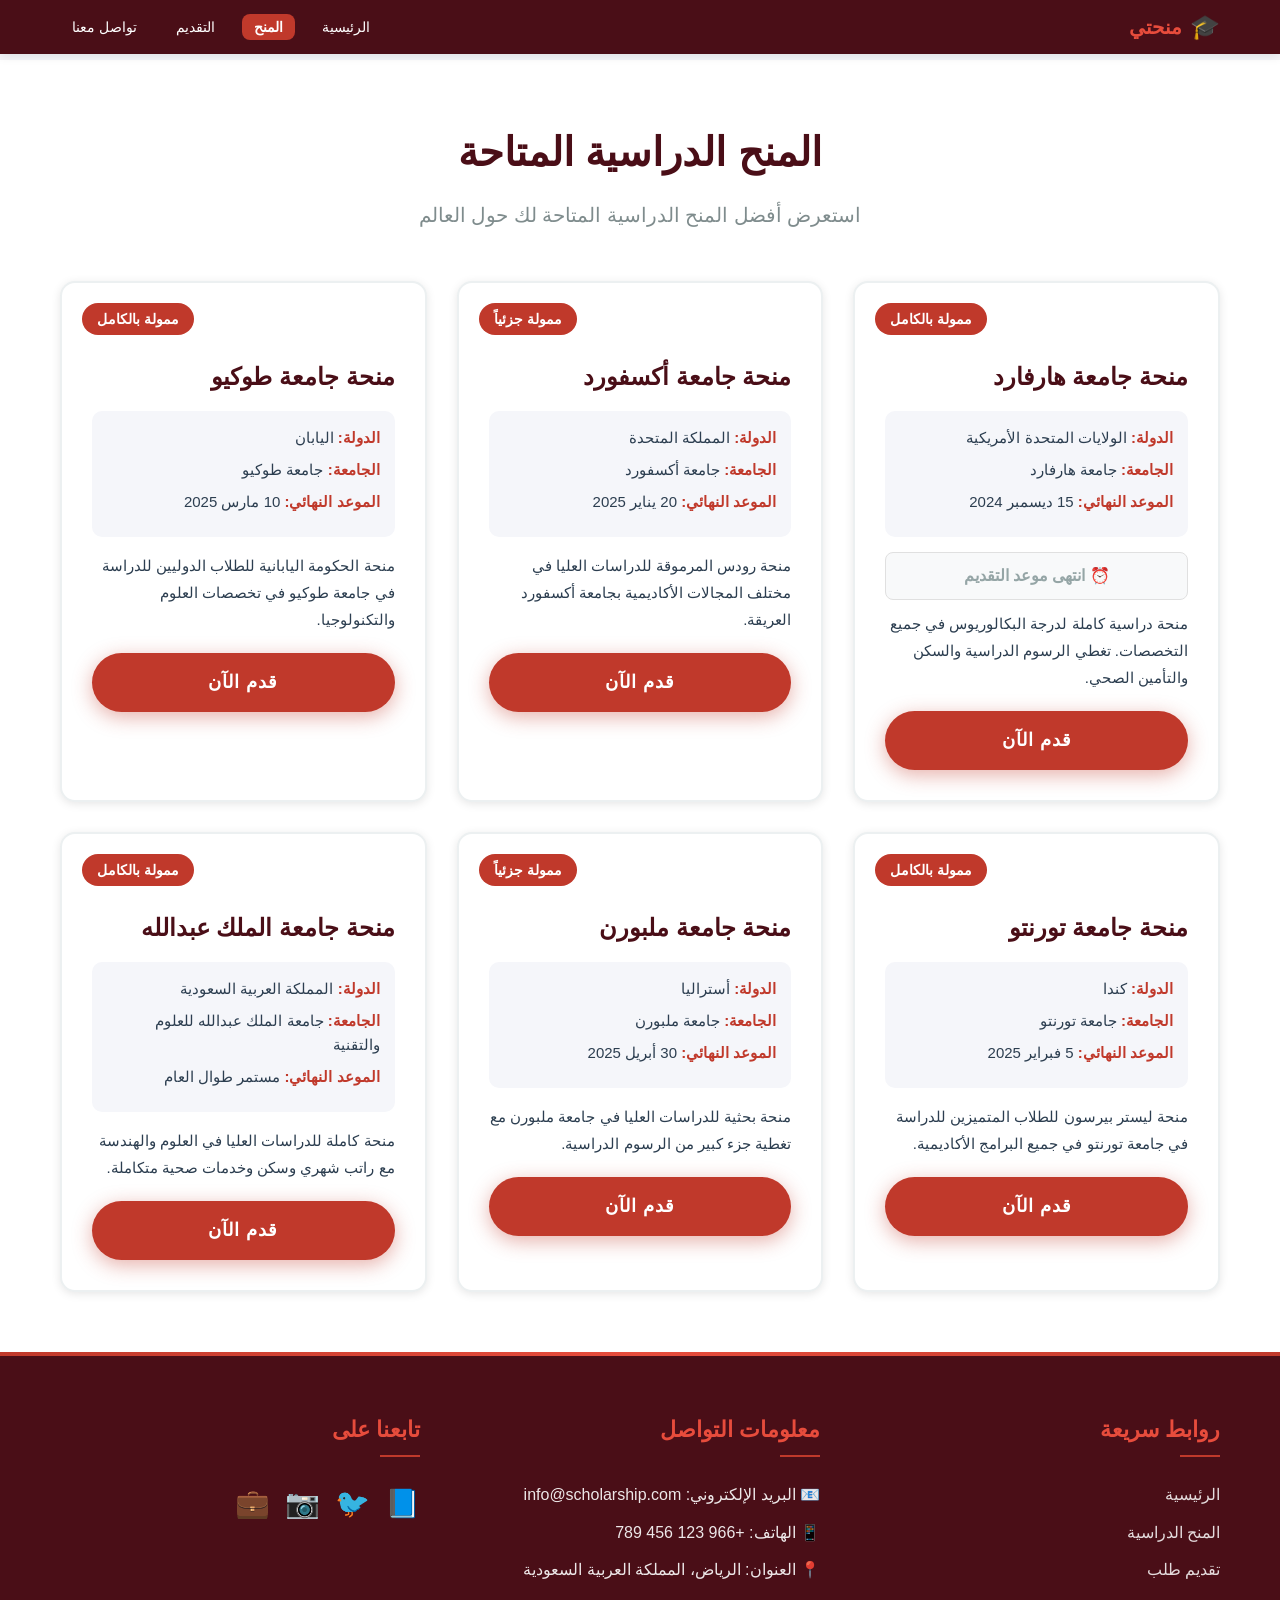
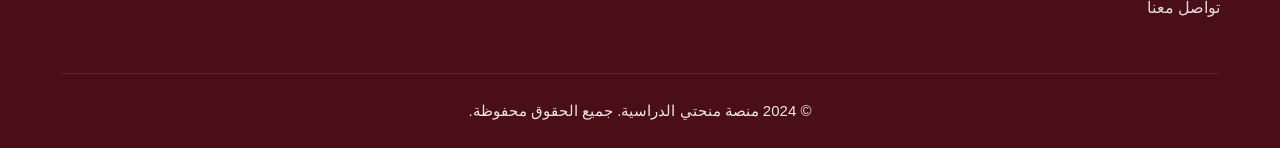
<file: scholarships.html>
<!DOCTYPE html>
<html lang="ar" dir="rtl">
<head>
    <meta charset="UTF-8">
    <meta name="viewport" content="width=device-width, initial-scale=1.0">
    <meta name="description" content="استعرض المنح الدراسية المتاحة حول العالم">
    <title>المنح الدراسية | منصة منحتي</title>
    <link rel="stylesheet" href="style.css">
</head>
<body>
    <!-- شريط التنقل الرئيسي -->
    <header class="header">
        <nav class="navbar">
            <div class="container">
                <!-- شعار المنصة -->
                <a href="index.html" class="logo">
                    <span class="logo-icon">🎓</span>
                    <span class="logo-text">منحتي</span>
                </a>
                
                <!-- قائمة التنقل -->
                <ul class="nav-menu">
                    <li class="nav-item">
                        <a href="index.html" class="nav-link">الرئيسية</a>
                    </li>
                    <li class="nav-item">
                        <a href="scholarships.html" class="nav-link active">المنح</a>
                    </li>
                    <li class="nav-item">
                        <a href="apply.html" class="nav-link">التقديم</a>
                    </li>
                    <li class="nav-item">
                        <a href="contact.html" class="nav-link">تواصل معنا</a>
                    </li>
                </ul>
            </div>
        </nav>
    </header>

    <!-- المحتوى الرئيسي -->
    <main>
        <!-- صفحة المنح الدراسية -->
        <section class="scholarships-page">
            <div class="container">
                <h1 class="page-title">المنح الدراسية المتاحة</h1>
                <p class="page-subtitle">استعرض أفضل المنح الدراسية المتاحة لك حول العالم</p>
                
                <!-- شبكة بطاقات المنح -->
                <div class="scholarships-grid">
                    <!-- منحة 1 -->
                    <div class="scholarship-card">
                        <div class="card-badge">ممولة بالكامل</div>
                        <h2 class="scholarship-name">منحة جامعة هارفارد</h2>
                        <div class="scholarship-details">
                            <p class="detail-item"><strong>الدولة:</strong> الولايات المتحدة الأمريكية</p>
                            <p class="detail-item"><strong>الجامعة:</strong> جامعة هارفارد</p>
                            <p class="detail-item"><strong>الموعد النهائي:</strong> 15 ديسمبر 2024</p>
                        </div>
                        <p class="scholarship-description">
                            منحة دراسية كاملة لدرجة البكالوريوس في جميع التخصصات. تغطي الرسوم الدراسية والسكن والتأمين الصحي.
                        </p>
                        <a href="apply.html" class="btn btn-primary btn-block">قدم الآن</a>
                    </div>
                    
                    <!-- منحة 2 -->
                    <div class="scholarship-card">
                        <div class="card-badge">ممولة جزئياً</div>
                        <h2 class="scholarship-name">منحة جامعة أكسفورد</h2>
                        <div class="scholarship-details">
                            <p class="detail-item"><strong>الدولة:</strong> المملكة المتحدة</p>
                            <p class="detail-item"><strong>الجامعة:</strong> جامعة أكسفورد</p>
                            <p class="detail-item"><strong>الموعد النهائي:</strong> 20 يناير 2025</p>
                        </div>
                        <p class="scholarship-description">
                            منحة رودس المرموقة للدراسات العليا في مختلف المجالات الأكاديمية بجامعة أكسفورد العريقة.
                        </p>
                        <a href="apply.html" class="btn btn-primary btn-block">قدم الآن</a>
                    </div>
                    
                    <!-- منحة 3 -->
                    <div class="scholarship-card">
                        <div class="card-badge">ممولة بالكامل</div>
                        <h2 class="scholarship-name">منحة جامعة طوكيو</h2>
                        <div class="scholarship-details">
                            <p class="detail-item"><strong>الدولة:</strong> اليابان</p>
                            <p class="detail-item"><strong>الجامعة:</strong> جامعة طوكيو</p>
                            <p class="detail-item"><strong>الموعد النهائي:</strong> 10 مارس 2025</p>
                        </div>
                        <p class="scholarship-description">
                            منحة الحكومة اليابانية للطلاب الدوليين للدراسة في جامعة طوكيو في تخصصات العلوم والتكنولوجيا.
                        </p>
                        <a href="apply.html" class="btn btn-primary btn-block">قدم الآن</a>
                    </div>
                    
                    <!-- منحة 4 -->
                    <div class="scholarship-card">
                        <div class="card-badge">ممولة بالكامل</div>
                        <h2 class="scholarship-name">منحة جامعة تورنتو</h2>
                        <div class="scholarship-details">
                            <p class="detail-item"><strong>الدولة:</strong> كندا</p>
                            <p class="detail-item"><strong>الجامعة:</strong> جامعة تورنتو</p>
                            <p class="detail-item"><strong>الموعد النهائي:</strong> 5 فبراير 2025</p>
                        </div>
                        <p class="scholarship-description">
                            منحة ليستر بيرسون للطلاب المتميزين للدراسة في جامعة تورنتو في جميع البرامج الأكاديمية.
                        </p>
                        <a href="apply.html" class="btn btn-primary btn-block">قدم الآن</a>
                    </div>
                    
                    <!-- منحة 5 -->
                    <div class="scholarship-card">
                        <div class="card-badge">ممولة جزئياً</div>
                        <h2 class="scholarship-name">منحة جامعة ملبورن</h2>
                        <div class="scholarship-details">
                            <p class="detail-item"><strong>الدولة:</strong> أستراليا</p>
                            <p class="detail-item"><strong>الجامعة:</strong> جامعة ملبورن</p>
                            <p class="detail-item"><strong>الموعد النهائي:</strong> 30 أبريل 2025</p>
                        </div>
                        <p class="scholarship-description">
                            منحة بحثية للدراسات العليا في جامعة ملبورن مع تغطية جزء كبير من الرسوم الدراسية.
                        </p>
                        <a href="apply.html" class="btn btn-primary btn-block">قدم الآن</a>
                    </div>
                    
                    <!-- منحة 6 -->
                    <div class="scholarship-card">
                        <div class="card-badge">ممولة بالكامل</div>
                        <h2 class="scholarship-name">منحة جامعة الملك عبدالله</h2>
                        <div class="scholarship-details">
                            <p class="detail-item"><strong>الدولة:</strong> المملكة العربية السعودية</p>
                            <p class="detail-item"><strong>الجامعة:</strong> جامعة الملك عبدالله للعلوم والتقنية</p>
                            <p class="detail-item"><strong>الموعد النهائي:</strong> مستمر طوال العام</p>
                        </div>
                        <p class="scholarship-description">
                            منحة كاملة للدراسات العليا في العلوم والهندسة مع راتب شهري وسكن وخدمات صحية متكاملة.
                        </p>
                        <a href="apply.html" class="btn btn-primary btn-block">قدم الآن</a>
                    </div>
                </div>
            </div>
        </section>
    </main>

    <!-- تذييل الصفحة -->
    <footer class="footer">
        <div class="container">
            <div class="footer-content">
                <!-- قسم الروابط السريعة -->
                <div class="footer-section">
                    <h3 class="footer-title">روابط سريعة</h3>
                    <ul class="footer-links">
                        <li><a href="index.html">الرئيسية</a></li>
                        <li><a href="scholarships.html">المنح الدراسية</a></li>
                        <li><a href="apply.html">تقديم طلب</a></li>
                        <li><a href="contact.html">تواصل معنا</a></li>
                    </ul>
                </div>
                
                <!-- قسم التواصل -->
                <div class="footer-section">
                    <h3 class="footer-title">معلومات التواصل</h3>
                    <ul class="footer-contact">
                        <li>📧 البريد الإلكتروني: info@scholarship.com</li>
                        <li>📱 الهاتف: +966 123 456 789</li>
                        <li>📍 العنوان: الرياض، المملكة العربية السعودية</li>
                    </ul>
                </div>
                
                <!-- قسم وسائل التواصل -->
                <div class="footer-section">
                    <h3 class="footer-title">تابعنا على</h3>
                    <div class="social-links">
                        <a href="#" class="social-link" aria-label="فيسبوك">📘</a>
                        <a href="#" class="social-link" aria-label="تويتر">🐦</a>
                        <a href="#" class="social-link" aria-label="إنستغرام">📷</a>
                        <a href="#" class="social-link" aria-label="لينكد إن">💼</a>
                    </div>
                </div>
            </div>
            
            <!-- حقوق النشر -->
            <div class="footer-bottom">
                <p>&copy; 2024 منصة منحتي الدراسية. جميع الحقوق محفوظة.</p>
            </div>
        </div>
    </footer>
  <script src="main.js"></script>
</body>
</html>
</file>
<file: style.css>
/* ============================================
   إعادة تعيين الأنماط الافتراضية
   ============================================ */
* {
    margin: 0;
    padding: 0;
    box-sizing: border-box;
}

/* ============================================
   متغيرات CSS للألوان والتصميم - الثيم الأحمر النبيذي
   ============================================ */
:root {
    --primary-dark: #4a0e17;
    --secondary: #6b1d28;
    --white: #ffffff;
    --accent: #c0392b;
    --accent-hover: #e74c3c;
    --light-gray: #f5f6fa;
    --medium-gray: #ecf0f1;
    --text-dark: #2c3e50;
    --text-light: #7f8c8d;
    --shadow: 0 2px 10px rgba(0, 0, 0, 0.1);
    --shadow-hover: 0 5px 20px rgba(0, 0, 0, 0.15);
    --border-radius: 8px;
    --transition: all 0.3s ease;
}

/* ============================================
   تنسيقات عامة
   ============================================ */
body {
    font-family: 'Segoe UI', Tahoma, Geneva, Verdana, sans-serif;
    line-height: 1.6;
    color: var(--text-dark);
    background-color: var(--light-gray);
    padding-top: 60px; /* تم التخفيض من 70px إلى 60px */
}

.container {
    max-width: 1200px;
    margin: 0 auto;
    padding: 0 20px;
}

/* ============================================
   شريط التنقل - معدل (أصغر حجماً)
   ============================================ */
.header {
    background-color: var(--primary-dark);
    position: fixed;
    top: 0;
    left: 0;
    right: 0;
    z-index: 1000;
    box-shadow: var(--shadow);
}

.navbar {
    padding: 8px 0; /* تم التخفيض من 15px إلى 8px */
}

.navbar .container {
    display: flex;
    justify-content: space-between;
    align-items: center;
}

.logo {
    display: flex;
    align-items: center;
    text-decoration: none;
    color: var(--white);
    font-size: 20px; /* تم التخفيض من 24px إلى 20px */
    font-weight: bold;
}

.logo-icon {
    font-size: 24px; /* تم التخفيض من 30px إلى 24px */
    margin-left: 8px; /* تم التخفيض من 10px إلى 8px */
}

.logo-text {
    color: var(--accent-hover);
}

.nav-menu {
    display: flex;
    list-style: none;
    gap: 15px; /* تم التخفيض من 30px إلى 15px */
}

.nav-link {
    color: var(--white);
    text-decoration: none;
    font-size: 14px; /* تم التخفيض من 16px إلى 14px */
    font-weight: 500;
    padding: 5px 12px; /* تم التخفيض من 8px 16px إلى 5px 12px */
    border-radius: var(--border-radius);
    transition: var(--transition);
}

.nav-link:hover {
    background-color: var(--accent);
    color: var(--white);
}

.nav-link.active {
    background-color: var(--accent);
    color: var(--white);
    font-weight: bold;
}

/* ============================================
   القسم الترحيبي - Hero Section (ستارة كبيرة)
   ============================================ */
.hero {
    background: linear-gradient(135deg, var(--primary-dark) 0%, var(--secondary) 50%, #2d0a0f 100%);
    color: var(--white);
    padding: 100px 0 120px;
    min-height: 100vh;
    display: flex;
    align-items: center;
    position: relative;
    overflow: hidden;
}

/* تأثير خلفية إضافي */
.hero::before {
    content: '';
    position: absolute;
    top: 0;
    left: 0;
    right: 0;
    bottom: 0;
    background: radial-gradient(circle at 30% 50%, rgba(192, 57, 43, 0.2) 0%, transparent 70%);
    pointer-events: none;
}

.hero-content {
    display: flex;
    flex-direction: column;
    align-items: center;
    text-align: center;
    gap: 40px;
    position: relative;
    z-index: 1;
}

.hero-text {
    max-width: 800px;
    width: 100%;
}

.hero-title {
    font-size: 52px;
    font-weight: bold;
    margin-bottom: 30px;
    color: var(--accent-hover);
    line-height: 1.3;
    text-shadow: 2px 2px 8px rgba(0, 0, 0, 0.5);
    animation: fadeInDown 0.8s ease;
}

.hero-description {
    font-size: 22px;
    margin-bottom: 40px;
    opacity: 0.95;
    line-height: 1.8;
    max-width: 700px;
    margin-left: auto;
    margin-right: auto;
    animation: fadeInUp 0.8s ease;
}

.hero-image {
    max-width: 600px;
    width: 100%;
    text-align: center;
    animation: fadeIn 1s ease;
}

.hero-img {
    max-width: 100%;
    height: auto;
    border-radius: 15px;
    box-shadow: 0 10px 40px rgba(0, 0, 0, 0.3);
    border: 3px solid var(--accent);
}

/* حركات للعناصر */
@keyframes fadeInDown {
    from {
        opacity: 0;
        transform: translateY(-30px);
    }
    to {
        opacity: 1;
        transform: translateY(0);
    }
}

@keyframes fadeInUp {
    from {
        opacity: 0;
        transform: translateY(30px);
    }
    to {
        opacity: 1;
        transform: translateY(0);
    }
}

@keyframes fadeIn {
    from {
        opacity: 0;
    }
    to {
        opacity: 1;
    }
}

/* ============================================
   الأزرار
   ============================================ */
.btn {
    display: inline-block;
    padding: 15px 40px;
    border: none;
    border-radius: 50px;
    font-size: 18px;
    font-weight: bold;
    text-decoration: none;
    cursor: pointer;
    transition: var(--transition);
    text-transform: uppercase;
    letter-spacing: 1px;
}

.btn-primary {
    background-color: var(--accent);
    color: var(--white);
    box-shadow: 0 5px 20px rgba(192, 57, 43, 0.4);
}

.btn-primary:hover {
    background-color: var(--accent-hover);
    transform: translateY(-3px);
    box-shadow: 0 8px 30px rgba(231, 76, 60, 0.6);
}

.btn-block {
    display: block;
    width: 100%;
    text-align: center;
}

/* ============================================
   قسم المميزات
   ============================================ */
.features {
    padding: 80px 0;
    background-color: var(--white);
}

.section-title {
    text-align: center;
    font-size: 36px;
    margin-bottom: 50px;
    color: var(--primary-dark);
    position: relative;
}

.section-title::after {
    content: '';
    display: block;
    width: 80px;
    height: 4px;
    background-color: var(--accent);
    margin: 15px auto 0;
    border-radius: 2px;
}

.features-grid {
    display: grid;
    grid-template-columns: repeat(3, 1fr);
    gap: 30px;
}

.feature-card {
    background-color: var(--light-gray);
    padding: 40px 30px;
    border-radius: 15px;
    text-align: center;
    transition: var(--transition);
    border: 2px solid transparent;
}

.feature-card:hover {
    transform: translateY(-10px);
    box-shadow: var(--shadow-hover);
    border-color: var(--accent);
}

.feature-icon {
    font-size: 55px;
    margin-bottom: 20px;
    display: block;
}

.feature-title {
    font-size: 24px;
    color: var(--primary-dark);
    margin-bottom: 15px;
}

.feature-text {
    color: var(--text-light);
    line-height: 1.8;
    font-size: 16px;
}

/* ============================================
   صفحات العناوين
   ============================================ */
.page-title {
    font-size: 40px;
    color: var(--primary-dark);
    text-align: center;
    margin-bottom: 15px;
    position: relative;
}

.page-subtitle {
    text-align: center;
    color: var(--text-light);
    font-size: 20px;
    margin-bottom: 50px;
}

/* ============================================
   صفحة المنح الدراسية
   ============================================ */
.scholarships-page {
    padding: 60px 0;
    background-color: var(--white);
}

.scholarships-grid {
    display: grid;
    grid-template-columns: repeat(3, 1fr);
    gap: 30px;
}

.scholarship-card {
    background-color: var(--white);
    border-radius: 15px;
    padding: 30px;
    position: relative;
    transition: var(--transition);
    border: 2px solid var(--medium-gray);
    box-shadow: var(--shadow);
}

.scholarship-card:hover {
    transform: translateY(-8px);
    box-shadow: var(--shadow-hover);
    border-color: var(--accent);
}

.card-badge {
    position: absolute;
    top: 20px;
    left: 20px;
    background-color: var(--accent);
    color: var(--white);
    padding: 5px 15px;
    border-radius: 20px;
    font-size: 14px;
    font-weight: bold;
}

.scholarship-name {
    font-size: 24px;
    color: var(--primary-dark);
    margin: 35px 0 15px;
    padding-top: 10px;
}

.scholarship-details {
    margin-bottom: 15px;
    background-color: var(--light-gray);
    padding: 15px;
    border-radius: 10px;
}

.detail-item {
    color: var(--text-dark);
    margin-bottom: 8px;
    font-size: 15px;
}

.detail-item strong {
    color: var(--accent);
}

.scholarship-description {
    color: var(--text-dark);
    line-height: 1.8;
    margin-bottom: 20px;
    font-size: 15px;
}

/* ============================================
   صفحة التقديم
   ============================================ */
.apply-page {
    padding: 60px 0;
    background-color: var(--white);
}

.form-container {
    max-width: 800px;
    margin: 0 auto;
    background-color: var(--white);
    padding: 40px;
    border-radius: 15px;
    box-shadow: var(--shadow);
    border: 1px solid var(--medium-gray);
}

.application-form {
    display: flex;
    flex-direction: column;
    gap: 25px;
}

/* ============================================
   نماذج الإدخال
   ============================================ */
.form-group {
    display: flex;
    flex-direction: column;
    gap: 8px;
}

.form-label {
    font-weight: bold;
    color: var(--primary-dark);
    font-size: 16px;
}

.form-label::after {
    content: ' *';
    color: var(--accent);
}

.form-input {
    padding: 15px 20px;
    border: 2px solid var(--medium-gray);
    border-radius: 10px;
    font-size: 16px;
    font-family: inherit;
    transition: var(--transition);
    background-color: var(--light-gray);
}

.form-input:focus {
    outline: none;
    border-color: var(--accent);
    background-color: var(--white);
    box-shadow: 0 0 0 4px rgba(192, 57, 43, 0.1);
}

.form-textarea {
    resize: vertical;
    min-height: 120px;
}

.file-upload {
    position: relative;
}

.file-input {
    padding: 12px;
    background-color: var(--white);
}

.file-hint {
    font-size: 13px;
    color: var(--text-light);
    margin-top: 5px;
    font-style: italic;
}

/* ============================================
   صفحة التواصل
   ============================================ */
.contact-page {
    padding: 60px 0;
    background-color: var(--white);
}

.contact-wrapper {
    display: grid;
    grid-template-columns: 1fr 1fr;
    gap: 50px;
    align-items: start;
}

.contact-info {
    background: linear-gradient(135deg, var(--primary-dark), var(--secondary));
    color: var(--white);
    padding: 40px;
    border-radius: 15px;
    box-shadow: var(--shadow);
}

.contact-info-title {
    font-size: 30px;
    margin-bottom: 35px;
    color: var(--accent-hover);
    position: relative;
    padding-bottom: 15px;
}

.contact-info-title::after {
    content: '';
    position: absolute;
    bottom: 0;
    right: 0;
    width: 60px;
    height: 3px;
    background-color: var(--accent);
}

.info-item {
    display: flex;
    gap: 20px;
    margin-bottom: 30px;
    align-items: flex-start;
    padding: 15px;
    background-color: rgba(255, 255, 255, 0.05);
    border-radius: 10px;
    transition: var(--transition);
}

.info-item:hover {
    background-color: rgba(255, 255, 255, 0.1);
    transform: translateX(-5px);
}

.info-icon {
    font-size: 35px;
    min-width: 45px;
    text-align: center;
}

.info-content h3 {
    color: var(--accent-hover);
    margin-bottom: 10px;
    font-size: 18px;
}

.info-content p {
    opacity: 0.95;
    margin-bottom: 5px;
}

.social-media-section {
    margin-top: 40px;
    padding-top: 30px;
    border-top: 1px solid rgba(255, 255, 255, 0.1);
}

.social-media-section h3 {
    color: var(--accent-hover);
    margin-bottom: 20px;
    font-size: 20px;
}

.social-links-large {
    display: grid;
    grid-template-columns: repeat(2, 1fr);
    gap: 12px;
}

.social-link-large {
    display: flex;
    align-items: center;
    gap: 12px;
    background-color: rgba(255, 255, 255, 0.1);
    color: var(--white);
    text-decoration: none;
    padding: 15px;
    border-radius: 10px;
    transition: var(--transition);
    font-size: 16px;
}

.social-link-large:hover {
    background-color: var(--accent);
    color: var(--white);
    transform: translateX(-8px);
    box-shadow: 0 5px 20px rgba(192, 57, 43, 0.3);
}

.social-icon {
    font-size: 24px;
}

.contact-form-container {
    background-color: var(--white);
    padding: 40px;
    border-radius: 15px;
    box-shadow: var(--shadow);
    border: 1px solid var(--medium-gray);
}

.contact-form-title {
    font-size: 28px;
    color: var(--primary-dark);
    margin-bottom: 30px;
    padding-bottom: 15px;
    border-bottom: 3px solid var(--accent);
}

.contact-form {
    display: flex;
    flex-direction: column;
    gap: 25px;
}

/* ============================================
   تذييل الصفحة
   ============================================ */
.footer {
    background-color: var(--primary-dark);
    color: var(--white);
    padding: 60px 0 0;
    position: relative;
}

.footer::before {
    content: '';
    position: absolute;
    top: 0;
    left: 0;
    right: 0;
    height: 4px;
    background: linear-gradient(90deg, var(--accent), var(--accent-hover), var(--accent));
}

.footer-content {
    display: grid;
    grid-template-columns: repeat(3, 1fr);
    gap: 40px;
    margin-bottom: 40px;
}

.footer-title {
    color: var(--accent-hover);
    font-size: 22px;
    margin-bottom: 25px;
    position: relative;
    padding-bottom: 10px;
}

.footer-title::after {
    content: '';
    position: absolute;
    bottom: 0;
    right: 0;
    width: 40px;
    height: 2px;
    background-color: var(--accent);
}

.footer-links {
    list-style: none;
}

.footer-links li {
    margin-bottom: 12px;
}

.footer-links a {
    color: var(--white);
    text-decoration: none;
    opacity: 0.85;
    transition: var(--transition);
    display: inline-block;
}

.footer-links a:hover {
    opacity: 1;
    color: var(--accent-hover);
    padding-right: 12px;
}

.footer-contact {
    list-style: none;
}

.footer-contact li {
    margin-bottom: 12px;
    opacity: 0.9;
}

.social-links {
    display: flex;
    gap: 15px;
    flex-wrap: wrap;
}

.social-link {
    color: var(--white);
    text-decoration: none;
    font-size: 28px;
    transition: var(--transition);
    display: inline-block;
}

.social-link:hover {
    color: var(--accent-hover);
    transform: scale(1.3) rotate(10deg);
}

.footer-bottom {
    border-top: 1px solid rgba(255, 255, 255, 0.1);
    padding: 25px 0;
    text-align: center;
    opacity: 0.9;
    font-size: 15px;
}

/* ============================================
   استعلامات الوسائط - Responsive Design
   ============================================ */

/* الأجهزة اللوحية المتوسطة */
@media screen and (max-width: 992px) {
    .hero {
        padding: 80px 0 100px;
        min-height: 80vh;
    }
    
    .hero-title {
        font-size: 40px;
    }
    
    .hero-description {
        font-size: 18px;
    }
    
    .hero-image {
        max-width: 450px;
    }
    
    .features-grid {
        grid-template-columns: repeat(2, 1fr);
    }
    
    .scholarships-grid {
        grid-template-columns: repeat(2, 1fr);
    }
    
    .footer-content {
        grid-template-columns: repeat(2, 1fr);
    }
    
    .contact-wrapper {
        grid-template-columns: 1fr;
    }
}

/* الهواتف والأجهزة اللوحية الصغيرة */
@media screen and (max-width: 768px) {
    body {
        padding-top: 100px; /* تم التخفيض من 130px إلى 100px */
    }
    
    .navbar .container {
        flex-direction: column;
        gap: 8px; /* تم التخفيض من 15px إلى 8px */
    }
    
    .nav-menu {
        flex-direction: column;
        align-items: center;
        gap: 5px; /* تم التخفيض من 8px إلى 5px */
        width: 100%;
    }
    
    .nav-item {
        width: 100%;
        text-align: center;
    }
    
    .nav-link {
        display: block;
        padding: 6px; /* تم التخفيض من 10px إلى 6px */
        font-size: 13px; /* إضافة حجم خط أصغر للهواتف */
    }
    
    /* تصغير الستارة للهواتف */
    .hero {
        padding: 60px 0 80px;
        min-height: auto;
    }
    
    .hero-title {
        font-size: 32px;
        margin-bottom: 20px;
    }
    
    .hero-description {
        font-size: 16px;
        margin-bottom: 25px;
    }
    
    .hero-image {
        max-width: 100%;
    }
    
    .hero-content {
        gap: 25px;
    }
    
    .btn {
        padding: 12px 30px;
        font-size: 16px;
    }
    
    .features-grid {
        grid-template-columns: 1fr;
    }
    
    .scholarships-grid {
        grid-template-columns: 1fr;
    }
    
    .footer-content {
        grid-template-columns: 1fr;
        gap: 35px;
    }
    
    .page-title {
        font-size: 30px;
    }
    
    .page-subtitle {
        font-size: 16px;
    }
    
    .form-container {
        padding: 25px;
    }
    
    .contact-info {
        padding: 30px;
    }
    
    .contact-form-container {
        padding: 30px;
    }
    
    .social-links-large {
        grid-template-columns: 1fr;
    }
    
    .section-title {
        font-size: 28px;
    }
}

/* الهواتف الصغيرة جداً */
@media screen and (max-width: 480px) {
    .hero {
        padding: 50px 0 60px;
    }
    
    .hero-title {
        font-size: 26px;
        margin-bottom: 15px;
    }
    
    .hero-description {
        font-size: 14px;
        margin-bottom: 20px;
    }
    
    .hero-image {
        max-width: 90%;
    }
    
    .hero-content {
        gap: 20px;
    }
}

/* الشاشات الكبيرة جداً */
@media screen and (min-width: 1400px) {
    .container {
        max-width: 1320px;
    }
    
    .hero {
        padding: 120px 0 140px;
        min-height: 100vh;
    }
    
    .hero-title {
        font-size: 60px;
    }
    
    .hero-description {
        font-size: 24px;
        max-width: 800px;
    }
    
    .hero-image {
        max-width: 700px;
    }
}
</file>
